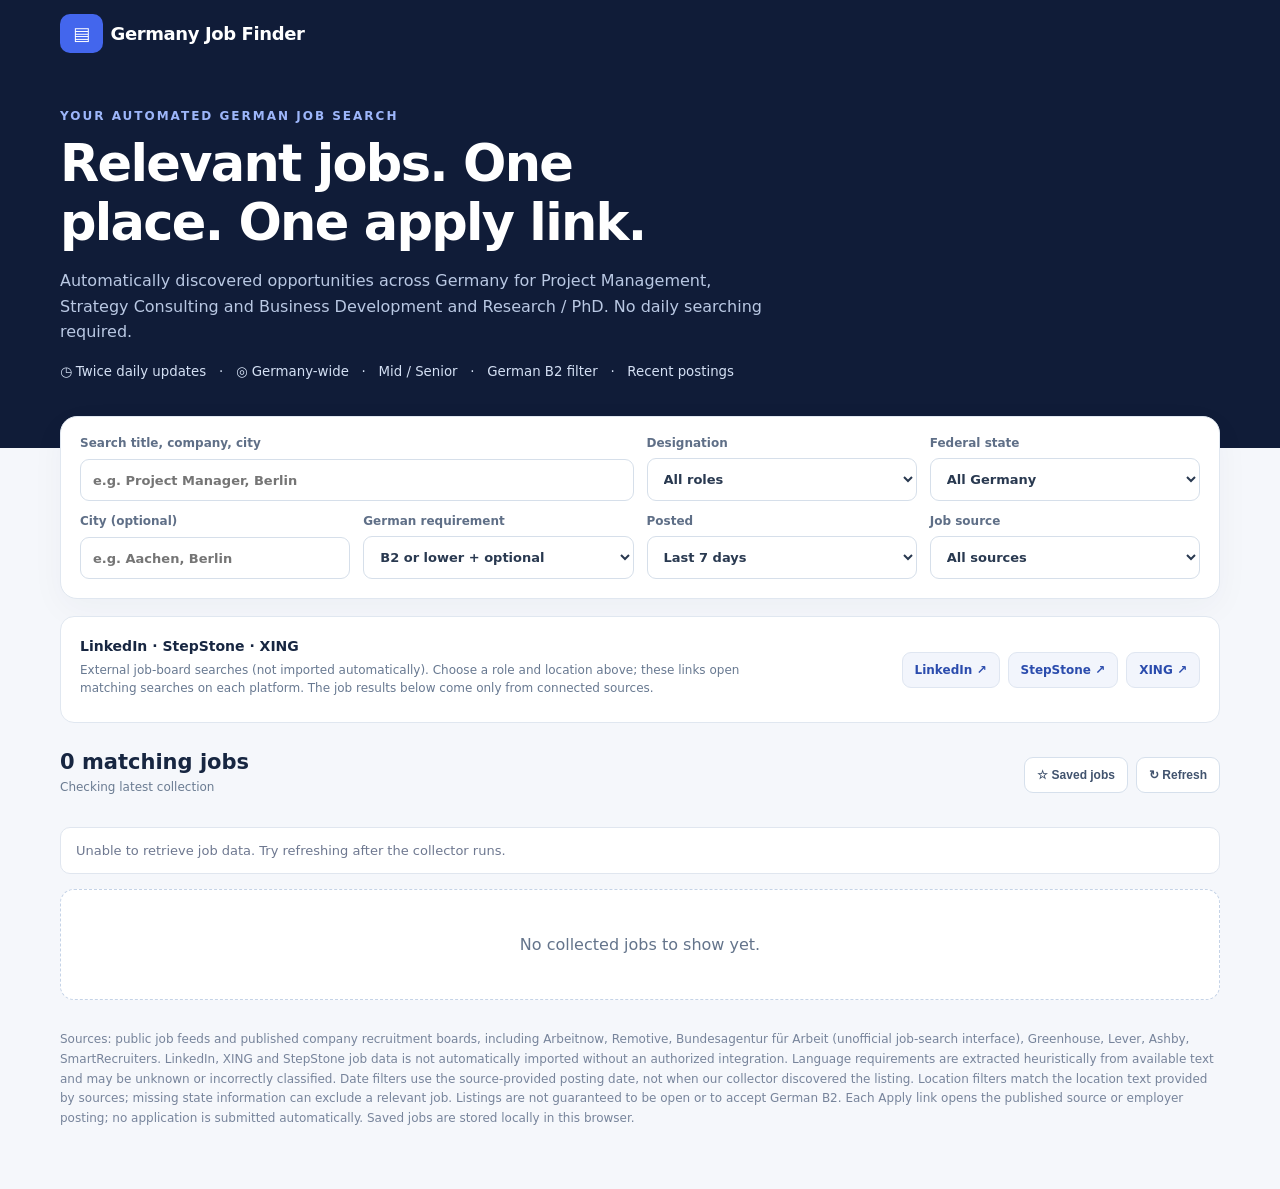
<file: job-finder/index.html>
<!doctype html>
<html lang="en"><head><meta charset="utf-8"><meta name="viewport" content="width=device-width,initial-scale=1"><meta name="theme-color" content="#10213d"><title>Germany Job Finder</title>
<style>
:root{font-family:Inter,system-ui,-apple-system,Segoe UI,sans-serif;color:#172641;background:#f5f7fb}
*{box-sizing:border-box}body{margin:0}header{background:#101c38;color:white;padding:23px max(22px,calc((100vw - 1160px)/2))}.brand{font-size:18px;font-weight:770;letter-spacing:-.4px} .brand i{font-style:normal;background:#4366ed;padding:9px 13px;border-radius:10px;margin-right:8px}
.hero{background:#101c38;color:#fff;padding:42px max(22px,calc((100vw - 1160px)/2)) 68px}h1{font-size:clamp(32px,5vw,51px);letter-spacing:-1.7px;max-width:680px;line-height:1.15;margin:12px 0}.hero p{max-width:720px;color:#b9c8e3;line-height:1.6}.eyebrow{font-size:12px;letter-spacing:2px;font-weight:700;color:#9db6fa;text-transform:uppercase}.hero small{color:#d4e0f4}
main{max-width:1200px;margin:-32px auto 0;padding:0 20px 60px;position:relative}.controls{background:white;border:1px solid #e0e7f0;border-radius:17px;display:grid;grid-template-columns:repeat(4,minmax(0,1fr));gap:13px;padding:19px;box-shadow:0 10px 34px #14274c0a}.controls label:first-child{grid-column:span 2}.controls label{display:grid;gap:8px;color:#5f6f87;font-size:12px;font-weight:700}input,select{border:1px solid #d6dfea;border-radius:9px;min-width:0;width:100%;padding:12px;background:white;color:#293950;font:inherit;font-size:13px}.top{display:flex;justify-content:space-between;gap:12px;align-items:center;flex-wrap:wrap;padding:27px 0 12px}.top h2{margin:0;font-size:21px}.sub{font-size:12px;color:#6b7c92;margin:6px 0}.actions{display:flex;gap:8px;flex-wrap:wrap}button{cursor:pointer;border-radius:9px;border:1px solid #d6e0ec;background:#fff;padding:10px 12px;color:#41536e;font-weight:650;font-size:12px}button.on{background:#e9efff;border-color:#a9bdff;color:#2547cc}.list{display:grid;gap:12px}.job{display:grid;grid-template-columns:1fr auto;gap:17px;background:#fff;border:1px solid #e2e7ef;border-radius:14px;padding:20px}.job:hover{border-color:#b4c5e5}.job h3{font-size:17px;margin:0 0 7px}.co{font-weight:650;font-size:13px;color:#33445d}.tags{display:flex;flex-wrap:wrap;gap:7px;margin:13px 0}.tags span{border-radius:6px;background:#f1f4f9;color:#526681;font-size:11px;padding:6px 8px}.tags .live{background:#e8f6ee;color:#157647}.tags .uncertain{background:#fff1df;color:#96601b}.desc{font-size:12px;color:#697c92;line-height:1.55;margin:9px 0 0;max-width:860px}.aside{display:flex;flex-direction:column;justify-content:space-between;align-items:flex-end;gap:15px}.score{font-size:12px;font-weight:750;color:#187d55;background:#ecf8f0;padding:8px 10px;border-radius:7px}.buttons{display:flex;align-items:center;gap:7px}.apply{display:inline-flex;padding:11px 18px;background:#2c4cdd;color:#fff;border-radius:9px;font-size:13px;font-weight:750;text-decoration:none;white-space:nowrap}.apply:hover{background:#193abf}.blank{padding:45px 22px;text-align:center;background:#fff;border-radius:14px;color:#64748b;border:1px dashed #c5d3e7}.message{margin:15px 0;background:#fff;border-radius:10px;border:1px solid #e0e6ef;color:#6e7890;padding:15px;font-size:13px}.foot{font-size:12px;color:#77849b;line-height:1.65;margin-top:30px}#more{display:block;margin:20px auto}#more[hidden],#message[hidden]{display:none}
.boards{margin-top:17px;background:#fff;border:1px solid #e0e7f0;border-radius:14px;padding:19px;display:flex;align-items:center;justify-content:space-between;flex-wrap:wrap;gap:14px}.boards strong{font-size:14px}.boards p{font-size:12px;color:#687991;line-height:1.5;margin:6px 0;max-width:700px}.boardlinks{display:flex;flex-wrap:wrap;gap:8px}.boardlinks a{text-decoration:none;font-size:12px;font-weight:700;background:#f2f5fc;border:1px solid #dfe6f1;color:#2b4cad;padding:10px 12px;border-radius:9px}.boardlinks a:hover{background:#e9efff}
@media(max-width:700px){.controls{grid-template-columns:1fr}.controls label:first-child{grid-column:span 1}.job{grid-template-columns:1fr}.aside{flex-direction:row;align-items:center}.hero{padding-top:27px}.top{align-items:flex-start}.buttons{flex-wrap:wrap}.score{white-space:nowrap}}
</style></head>
<body><header><div class="brand"><i>▤</i>Germany Job Finder</div></header>
<section class="hero"><div class="eyebrow">Your automated German job search</div><h1>Relevant jobs. One place. One apply link.</h1><p>Automatically discovered opportunities across Germany for Project Management, Strategy Consulting and Business Development and Research / PhD. No daily searching required.</p><small>◷ Twice daily updates &nbsp; · &nbsp; ◎ Germany-wide &nbsp; · &nbsp; Mid / Senior &nbsp; · &nbsp; German B2 filter &nbsp; · &nbsp; Recent postings</small></section>
<main><div class="controls"><label>Search title, company, city<input id="q" placeholder="e.g. Project Manager, Berlin"></label><label>Designation<select id="role"><option value="">All roles</option><option>Project Manager</option><option>Strategy Consultant</option><option>Business Development</option><option>Research / PhD</option></select></label><label>Federal state<select id="state"><option value="">All Germany</option><option value="Baden-Württemberg">Baden-Württemberg</option><option value="Bavaria">Bavaria (Bayern)</option><option value="Berlin">Berlin</option><option value="Brandenburg">Brandenburg</option><option value="Bremen">Bremen</option><option value="Hamburg">Hamburg</option><option value="Hesse">Hesse (Hessen)</option><option value="Lower Saxony">Lower Saxony (Niedersachsen)</option><option value="Mecklenburg-Vorpommern">Mecklenburg-Vorpommern</option><option value="North Rhine-Westphalia">North Rhine-Westphalia (NRW)</option><option value="Rhineland-Palatinate">Rhineland-Palatinate</option><option value="Saarland">Saarland</option><option value="Saxony">Saxony (Sachsen)</option><option value="Saxony-Anhalt">Saxony-Anhalt</option><option value="Schleswig-Holstein">Schleswig-Holstein</option><option value="Thuringia">Thuringia (Thüringen)</option></select></label><label>City (optional)<input id="city" placeholder="e.g. Aachen, Berlin" autocomplete="off"></label><label>German requirement<select id="german"><option value="all">All levels</option><option value="b2" selected>B2 or lower + optional</option><option value="plus">German is a plus / optional</option><option value="none">No German required</option><option value="not_stated">Not specified</option><option value="a1">A1 required</option><option value="a2">A2 required</option><option value="b1">B1 required</option><option value="b2exact">B2 required</option><option value="c1">C1 required</option><option value="c2">C2 required</option><option value="fluent">Fluent / native</option><option value="required_unspecified">Required, level unstated</option></select></label><label>Posted<select id="posted"><option value="all">Any date</option><option value="today">Posted today</option><option value="week" selected>Last 7 days</option><option value="month">Last 30 days</option><option value="undated">Date not provided</option></select></label><label>Job source<select id="source"><option value="">All sources</option></select></label></div>
<section class="boards"><div><strong>LinkedIn · StepStone · XING</strong><p>External job-board searches (not imported automatically). Choose a role and location above; these links open matching searches on each platform. The job results below come only from connected sources.</p></div><div class="boardlinks"><a id="link-linkedin" href="https://www.linkedin.com/jobs/" target="_blank" rel="noopener noreferrer">LinkedIn ↗</a><a id="link-stepstone" href="https://www.stepstone.de/jobs/" target="_blank" rel="noopener noreferrer">StepStone ↗</a><a id="link-xing" href="https://www.xing.com/jobs" target="_blank" rel="noopener noreferrer">XING ↗</a></div></section>
<div class="top"><div><h2 id="counter">Loading jobs…</h2><p class="sub" id="last">Checking latest collection</p></div><div class="actions"><button id="saved">☆ Saved jobs</button><button id="refresh">↻ Refresh</button></div></div><div id="message" class="message" hidden></div><div id="list" class="list"></div><button id="more" hidden>Show more</button>
<div class="foot">Sources: public job feeds and published company recruitment boards, including Arbeitnow, Remotive, Bundesagentur für Arbeit (unofficial job-search interface), Greenhouse, Lever, Ashby, SmartRecruiters. LinkedIn, XING and StepStone job data is not automatically imported without an authorized integration. Language requirements are extracted heuristically from available text and may be unknown or incorrectly classified. Date filters use the source-provided posting date, not when our collector discovered the listing. Location filters match the location text provided by sources; missing state information can exclude a relevant job. Listings are not guaranteed to be open or to accept German B2. Each Apply link opens the published source or employer posting; no application is submitted automatically. Saved jobs are stored locally in this browser.</div></main>
<script>
const U='https://raw.githubusercontent.com/sachinlaad1990-lab/my-b2-german-trainer/main/job-finder/jobs.json';
const el=id=>document.getElementById(id);let jobs=[],limit=30,onlySaved=false,marks={};
try{marks=JSON.parse(localStorage.getItem('job-finder-saves')||'{}')}catch{}
function n(tag,value,cls){const x=document.createElement(tag);if(value!=null)x.textContent=String(value);if(cls)x.className=cls;return x}
function link(s){try{const u=new URL(s);return ['http:','https:'].includes(u.protocol)?u.href:null}catch{return null}}

const STATES={
"Baden-Württemberg":/baden[\s_-]*w[uü]rttemberg/i,
"Bavaria":/bayern|bavaria/i,
"Berlin":/\bberlin\b/i,
"Brandenburg":/brandenburg/i,
"Bremen":/\bbremen\b/i,
"Hamburg":/\bhamburg\b/i,
"Hesse":/hessen|\bhesse\b/i,
"Lower Saxony":/niedersachsen|lower[\s_-]*saxony/i,
"Mecklenburg-Vorpommern":/mecklenburg[\s_-]*vorpommern/i,
"North Rhine-Westphalia":/nordrhein[\s_-]*westfalen|north[\s_-]*rhine[\s_-]*westphalia|\bnrw\b/i,
"Rhineland-Palatinate":/rheinland[\s_-]*pfalz|rhineland[\s_-]*palatinate/i,
"Saarland":/\bsaarland\b/i,
"Saxony":/sachsen|\bsaxony\b/i,
"Saxony-Anhalt":/sachsen[\s_-]*anhalt|saxony[\s_-]*anhalt/i,
"Schleswig-Holstein":/schleswig[\s_-]*holstein/i,
"Thuringia":/th[uü]ringen|thuringia/i};
const NORM = str=>String(str||"").toLowerCase().normalize("NFD").replace(/[\u0300-\u036f]/g,"").replace(/ß/g,"ss").replace(/[_-]/g," ");
function locationMatch(j){
 const raw=j.location||"", state=el("state").value,city=NORM(el("city").value.trim());
 if(state && !(STATES[state]&&STATES[state].test(raw)))return false;
 if(city&&!NORM(raw).includes(city))return false;
 return true;
}
function slug(str){return NORM(str).trim().replace(/[^a-z0-9]+/g,"-").replace(/^-|-$/g,"")}
function boardLinks(){
 const role=el("role").value||"Project Manager";
 const city=el("city").value.trim(), state=el("state").value;
 const where=city||state||"Germany";
 const posted=el("posted").value; const w={today:"r86400",week:"r604800",month:"r2592000"}[posted];
 const li=new URL("https://www.linkedin.com/jobs/search/");
 li.searchParams.set("keywords",role);li.searchParams.set("location",where==="Germany"?"Germany":where+", Germany");
 if(w)li.searchParams.set("f_TPR",w);
 el("link-linkedin").href=li.href;
 const ssRole={"Project Manager":"project-manager","Strategy Consultant":"strategy-consultant","Business Development":"business-development","Research / PhD":"phd"}[role]||"project-manager";
 const ssLocation=city?slug(city):state?slug(state):"deutschland";
 el("link-stepstone").href="https://www.stepstone.de/jobs/"+ssRole+"/in-"+ssLocation;
 const xi=new URL("https://www.xing.com/jobs/search");
 xi.searchParams.set("keywords",role);if(where!=="Germany")xi.searchParams.set("location",where);
 el("link-xing").href=xi.href;
}

function show(){boardLinks();const q=el('q').value.toLowerCase().trim(),role=el('role').value,src=el('source').value,german=el('german').value,posted=el('posted').value;
const germanMatch=j=>{let c=j.german_category||"not_stated"; if(german==="all")return true;if(german==="b2")return ["a1","a2","b1","b2","plus","none","alternative"].includes(c);if(german==="b2exact")return c==="b2";return c===german};
const dateMatch=j=>{if(posted==="all")return true;if(posted==="undated")return !j.posted;if(!/^\d{4}-\d{2}-\d{2}$/.test(j.posted||""))return false;const day=Date.parse(j.posted+"T00:00:00Z");if(!Number.isFinite(day))return false;const ageDays=Math.floor(Date.now()/86400000)-Math.floor(day/86400000);return ageDays>=0&&ageDays<({today:1,week:7,month:30}[posted]||7)};
const items=jobs.filter(j=>(!q||[j.title,j.company,j.location,j.summary].some(x=>String(x||'').toLowerCase().includes(q)))&&(!role||j.role===role)&&(!src||j.source===src)&&locationMatch(j)&&germanMatch(j)&&dateMatch(j)&&(!onlySaved||marks[j.id]));
el('counter').textContent=items.length.toLocaleString()+' matching jobs';el('list').replaceChildren();
if(!items.length){let d=n('div',jobs.length?'No jobs match these filters. Try all dates or include unspecified German requirements.':'No collected jobs to show yet.','blank');el('list').append(d)}
for(const j of items.slice(0,limit)){const card=n('article',null,'job'),left=n('div'),aside=n('div',null,'aside');left.append(n('h3',j.title),n('div',j.company,'co'));const tags=n('div',null,'tags');
for(const v of [j.location,j.role,j.source,j.experience,j.german_level?"German: "+j.german_level:"German level: not assessed",j.posted?"Posted: "+j.posted:"Posting date: unknown"])if(v)tags.append(n('span',v));tags.append(n('span',j.verification||'Observed in feed',String(j.verification||'').startsWith('Not seen')?'uncertain':'live'));left.append(tags);
if(j.summary)left.append(n('p',j.summary.slice(0,290),'desc'));aside.append(n('span',(j.score||0)+' relevance','score'));const buttons=n('div',null,'buttons');const save=n('button',marks[j.id]?'★ Saved':'☆ Save');save.onclick=()=>{marks[j.id]=!marks[j.id];localStorage.setItem('job-finder-saves',JSON.stringify(marks));show()};const a=n('a','Apply ↗','apply');a.target='_blank';a.rel='noopener noreferrer';a.href=link(j.url)||'#';buttons.append(save,a);aside.append(buttons);card.append(left,aside);el('list').append(card)}
el('more').hidden=items.length<=limit;el('more').textContent='Show more ('+(items.length-limit)+' remaining)'}
function msg(s){el('message').hidden=!s;el('message').textContent=s}
async function load(){try{let r=await fetch(U+'?t='+Date.now(),{cache:'no-store'});if(!r.ok)r=await fetch('./jobs.json?t='+Date.now(),{cache:'no-store'});if(!r.ok)throw Error('No data');let d=await r.json();jobs=(d.jobs||[]).filter(j=>j&&j.id&&j.title&&link(j.url));let s=el('source').value;el('source').replaceChildren(new Option('All sources',''),...[...new Set(jobs.map(j=>j.source))].sort().map(x=>new Option(x,x)));el('source').value=s;el('last').textContent=d.updated_at?'Last collected: '+new Date(d.updated_at).toLocaleString('en-GB',{dateStyle:'medium',timeStyle:'short'}):'Waiting for first cloud collection';const errors=Object.values(d.sources||{}).filter(v=>v.status==='error').length;msg(d.updated_at?(errors?errors+' source(s) temporarily unavailable; other results remain accessible.':''):'The automatic collector has not completed its first run. No sample vacancies are shown.');show()}catch(e){msg('Unable to retrieve job data. Try refreshing after the collector runs.');jobs=[];show()}}
for(const x of ['q','role','source','german','posted','state','city'])el(x).addEventListener(x==='q'?'input':'change',()=>{limit=30;show()});el('saved').onclick=()=>{onlySaved=!onlySaved;el('saved').classList.toggle('on',onlySaved);show()};el('refresh').onclick=load;el('more').onclick=()=>{limit+=30;show()};load();setInterval(load,1800000);
</script></body></html>
</file>
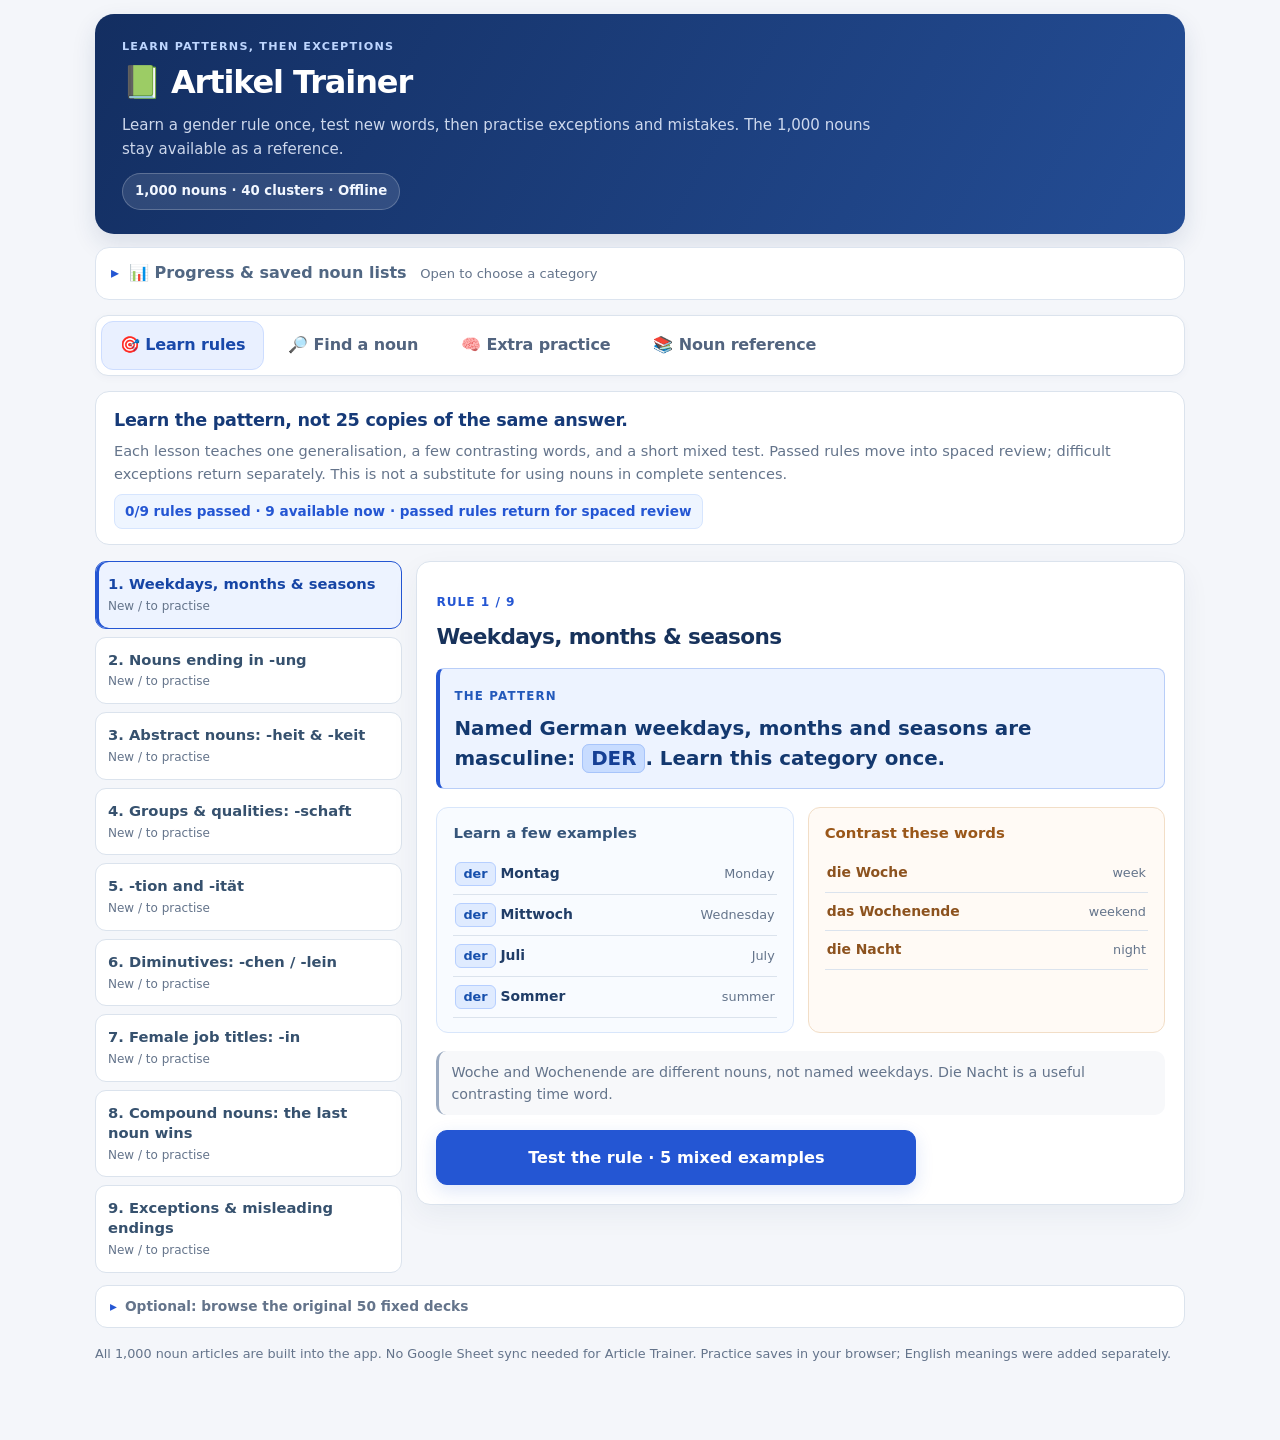
<file: article-trainer.html>
<!doctype html><html lang="en"><head><meta charset="UTF-8"><meta name="viewport" content="width=device-width, initial-scale=1"><title>B2 Artikel Trainer · Version 5.0</title><style>
:root{--ink:#172840;--muted:#64748b;--bg:#f4f7fb;--panel:#fff;--line:#dce4ef;--blue:#2859ab;--rose:#ba437b;--green:#148468;--accent:#315ee8;--accentSoft:#eaf0ff;--radius:16px;}
*{box-sizing:border-box}body{margin:0;font:16px/1.5 system-ui,-apple-system,Segoe UI,Roboto,Arial,sans-serif;background:var(--bg);color:var(--ink)}button,input,select{font:inherit}button{cursor:pointer;border:1px solid var(--line);background:#fff;border-radius:11px;padding:10px 15px;font-weight:650;color:var(--ink);min-height:43px}button:hover:not(:disabled){border-color:#9bb6e2;background:#f7faff}button:disabled{opacity:.5;cursor:not-allowed}button:focus-visible,input:focus-visible,select:focus-visible{outline:3px solid #70a5f3;outline-offset:2px}.primary{background:var(--accent);border-color:var(--accent);color:white}.primary:hover:not(:disabled){background:#244ac5;color:white}.wrap{max-width:1130px;margin:0 auto;padding:16px 20px 60px}.hero{background:linear-gradient(115deg,#163764,#375ae5);color:white;border-radius:22px;padding:24px 28px;display:flex;justify-content:space-between;align-items:start;gap:12px;flex-wrap:wrap;box-shadow:0 8px 25px rgba(35,75,153,.16)}.hero h1{font-size:clamp(1.5rem,3.3vw,2.25rem);margin:3px 0 6px}.hero p{margin:0;opacity:.89;max-width:680px}.eyebrow{font-size:.76rem;letter-spacing:.1em;text-transform:uppercase;font-weight:750;color:#cbdcff}.tag{background:rgba(255,255,255,.18);padding:7px 12px;border:1px solid rgba(255,255,255,.25);border-radius:99px;font-size:.83rem;white-space:nowrap}.stat-grid{display:grid;grid-template-columns:repeat(4,minmax(0,1fr));gap:12px;margin:16px 0}.stat{border:1px solid var(--line);background:var(--panel);border-radius:15px;text-align:left;padding:14px 16px;color:var(--ink)}.stat b{display:block;font-size:1.6rem;letter-spacing:-.03em}.stat span{font-size:.84rem;color:var(--muted)}.stat.active{border:2px solid #315ee8;padding:13px 15px;background:#edf2ff}.tabs{display:flex;gap:9px;flex-wrap:wrap;border-bottom:1px solid var(--line);padding:5px 0 12px;margin:12px 0 20px}.tab{background:#fff;border:1px solid var(--line);border-radius:12px;padding:11px 18px}.tab.active{background:var(--accent);color:white;border-color:var(--accent)}.tab.active:hover:not(:disabled){background:var(--accent);color:white;border-color:var(--accent)}.panel{background:var(--panel);border:1px solid var(--line);border-radius:17px;padding:22px;margin:12px 0;box-shadow:0 3px 12px rgba(34,58,102,.035)}.layout{display:grid;grid-template-columns:minmax(0,1fr) 300px;gap:18px;align-items:start}.sidebar{background:#fff;border:1px solid var(--line);padding:18px;border-radius:17px}.sidebar h3{margin:0 0 12px}.sidebar p{font-size:.9rem;color:var(--muted);margin:8px 0}.rul{background:#fff8e7;border:1px solid #ebd8aa;color:#69470c;padding:14px;border-radius:12px}.rul b{display:block}.rul p{margin:7px 0 0}.flex{display:flex;flex-wrap:wrap;gap:10px;align-items:center}.grow{flex:1}.space{justify-content:space-between}.small{color:var(--muted);font-size:.89rem}.title{font-size:1.26rem;margin:0 0 12px}.entry{border:1px solid var(--line);border-radius:13px;padding:16px;background:#fff}.entry+.entry{margin-top:10px}.entry h3{margin:4px 0;font-size:1.2rem}.count{font-size:.79rem;color:var(--muted)}.article{border-radius:8px;font-size:1.06rem;padding:4px 10px;font-weight:850;white-space:nowrap;display:inline-block}.der{color:#214f9d;background:#e2eeff}.die{color:#a72d69;background:#ffe4ef}.das{color:#0b735a;background:#dbf8ee}.article.hidden-a{color:var(--muted);background:#f0f3f7;letter-spacing:.06em}.choice-row{display:flex;flex-wrap:wrap;gap:10px;margin:15px 0}.choice-row button{min-width:110px;font-size:1.08rem}.choice-row .der{border-color:#92b4ed}.choice-row .die{border-color:#ecacc8}.choice-row .das{border-color:#82d5b7}.choice-row .correct{outline:3px solid #56ad83}.choice-row .wrong{outline:3px solid #e48e93}.feedback{border-radius:12px;padding:12px 14px;margin:10px 0;font-weight:650}.feedback.good{background:#e5f9ed;color:#125c37}.feedback.bad{background:#fff0ed;color:#823129}.word{font-size:clamp(2rem,4vw,3.25rem);font-weight:800;text-align:center;margin:18px 0;word-break:break-word}.answer{font-size:1.04rem;color:var(--muted);text-align:center;min-height:25px}.card{background:linear-gradient(140deg,#fff,#f5f8ff);border:1px solid var(--line);padding:28px 20px;border-radius:16px}.field{display:grid;gap:6px;margin:13px 0}.field label{font-size:.86rem;font-weight:750}.field input,.field select{border-radius:11px;border:1px solid #cfd9e5;min-height:44px;background:#fff;padding:9px 12px;max-width:100%}.search{font-size:1.12rem;width:100%}.lookup-results{max-height:340px;overflow-y:auto;display:grid;gap:7px;margin-top:12px}.lookup-result{padding:11px 12px;width:100%;text-align:left;display:flex;justify-content:space-between;gap:10px}.lookup-result .label{text-overflow:ellipsis;overflow:hidden;white-space:nowrap}.lookup-preview{margin-top:15px}.cluster-grid{display:grid;grid-template-columns:repeat(3,minmax(0,1fr));gap:10px}.cluster{padding:12px;border:1px solid var(--line);border-radius:12px;text-align:left;background:#fff}.cluster.active{border:2px solid var(--accent);padding:11px;background:#edf2ff}.cluster b{display:block}.cluster small{color:var(--muted)}.wordlist{display:grid;grid-template-columns:repeat(2,minmax(0,1fr));gap:9px}.wordrow{padding:12px 13px;border:1px solid var(--line);border-radius:12px;display:flex;align-items:center;gap:9px;justify-content:space-between}.wordrow .text{min-width:0;overflow-wrap:anywhere}.wordrow button{padding:6px 9px;font-size:.8rem;min-height:31px}.wordrow .article{font-size:.95rem}.muted{color:var(--muted)}.status{display:inline-block;font-size:.77rem;color:#5a6580;background:#edf0f7;border-radius:99px;padding:4px 9px}.foot{font-size:.8rem;color:var(--muted);margin:16px 0}.counter{font-weight:800;color:var(--accent)}.hl{color:#315ee8}.pattern-grid{display:grid;gap:9px}.pattern{border:1px solid var(--line);padding:12px;border-radius:10px}.pattern strong{color:#274b94}.empty{background:#f8fafc;color:var(--muted);padding:20px;border:1px dashed var(--line);border-radius:11px}.hidden{display:none!important}.view{display:none}.view.active{display:block}#quickFeedback{min-height:42px}#qFeedback{min-height:45px}.divider{border-top:1px solid var(--line);margin:18px 0}.footer-nav{display:flex;flex-wrap:wrap;gap:8px;margin-top:15px}.footer-nav button{flex:1}
@media(max-width:840px){.layout{grid-template-columns:1fr}.cluster-grid{grid-template-columns:repeat(2,minmax(0,1fr))}.sidebar{order:2}}
@media(max-width:600px){.wrap{padding:12px 12px 35px}.hero{padding:18px}.stat-grid{grid-template-columns:repeat(2,minmax(0,1fr));gap:8px}.tabs{display:grid;grid-template-columns:repeat(3,1fr);gap:5px}.tab{font-size:.83rem;padding:9px 5px;min-height:46px}.panel{padding:14px}.cluster-grid{grid-template-columns:1fr}.wordlist{grid-template-columns:1fr}.choice-row button{flex:1;min-width:70px}.footer-nav button{min-width:125px}.word{margin:9px 0}}
@media(prefers-reduced-motion:reduce){*{scroll-behavior:auto!important}}
</style><style>
.article-deck-bar{display:flex;align-items:center;gap:10px;flex-wrap:wrap;padding:14px 18px;margin:13px 0 18px;border:1px solid #d5e1ef;background:#f0f6ff;border-radius:15px}
.article-deck-bar select{min-width:250px;max-width:100%;flex:1}
.article-deck-bar label{font-weight:800;color:#173e73}
.article-deck-bar button{min-height:42px}
.article-deck-bar span{font-size:.84rem;color:#34506c;font-weight:650}
.article-memory{margin-top:7px;padding:8px;border-radius:9px;background:#f0f6ff;font-size:.9rem;max-width:580px}
.article-memory summary{cursor:pointer;font-weight:700}
.article-memory p{margin:7px 0;line-height:1.5}
@media(max-width:680px){.article-deck-bar select{min-width:100%}.article-deck-bar button{flex:1}}
</style><link rel="stylesheet" href="swipe-navigation-v44.css?v=4.4.0"><link rel="stylesheet" href="article-pro-visual-v50.css?v=5.0.0"><style>
.article-focus-stats{margin:10px 0 15px;border:1px solid #dce4ef;border-radius:14px;background:var(--panel)}
.article-focus-stats>summary{list-style:none;cursor:pointer;font-weight:750;padding:13px 15px;user-select:none}
.article-focus-stats>summary::-webkit-details-marker{display:none}
.article-focus-stats>summary::before{content:"▸";margin-right:10px;color:var(--blue)}
.article-focus-stats[open]>summary::before{content:"▾"}
.article-focus-stats>summary span{font-size:.82rem;font-weight:450;color:var(--muted);margin-left:8px}
.article-focus-stats .stat-grid{margin:0;padding:0 12px 12px}
.article-focus-stats .stat{min-height:85px}
@media(max-width:680px){.article-focus-stats>summary span{display:block;margin:3px 0 0 25px}}
</style>
<style>
.article-deck-details{margin:12px 0;border:1px solid var(--line);border-radius:12px;background:var(--panel)}
.article-deck-details>summary{list-style:none;cursor:pointer;font-weight:650;padding:10px 14px;color:var(--muted)}
.article-deck-details>summary::before{content:'▸';margin-right:8px;color:var(--accent)}
.article-deck-details[open]>summary::before{content:'▾'}
.article-deck-details .article-deck-bar{margin:0;border:0;border-top:1px solid var(--line);border-radius:0}
.rule-first-intro{padding:15px 18px;border:1px solid var(--line);border-radius:14px;background:var(--panel);margin-bottom:16px}
.rule-first-intro p{margin:6px 0 8px;color:var(--muted);font-size:.91rem}
.rule-first-meta{font-size:.85rem;font-weight:700;color:var(--blue)}
.rule-first-layout{display:grid;grid-template-columns:minmax(200px,.8fr) minmax(0,2fr);gap:14px;align-items:start}
.rule-first-topics{display:grid;gap:8px}
.rule-topic{padding:12px;text-align:left;background:var(--panel);border:1px solid var(--line);border-radius:11px;color:var(--ink);font:inherit}
.rule-topic strong{display:block;font-size:.92rem}
.rule-topic span{display:block;margin-top:3px;color:var(--muted);font-size:.75rem}
.rule-topic.chosen{background:var(--accentSoft);border-color:var(--blue)}
.rule-first-workspace{min-width:0}
.rule-unit{padding:19px;background:var(--panel);border:1px solid var(--line);border-radius:14px}
.rule-kicker{font-size:.76rem;letter-spacing:.08em;font-weight:800;color:var(--blue);text-transform:uppercase}
.rule-unit h2{margin:8px 0 15px;font-size:1.35rem}
.rule-core{padding:14px;border-left:4px solid var(--blue);background:var(--accentSoft);border-radius:8px}
.rule-core p{margin:6px 0 0}
.rule-two{display:grid;grid-template-columns:1fr 1fr;gap:14px;margin:18px 0}
.rule-two h3{font-size:.93rem;margin:0 0 9px}
.rule-example{display:flex;align-items:baseline;justify-content:space-between;flex-wrap:wrap;gap:5px;border-bottom:1px solid var(--line);padding:8px 2px;font-size:.87rem}
.rule-example span{font-size:.8rem;color:var(--muted)}
.rule-why{color:var(--muted);font-size:.89rem}
.rule-prompt{text-align:center;color:var(--muted)}
.rule-target{text-align:center;font-size:2rem!important;margin:16px 0 2px!important}
.rule-meaning{text-align:center;color:var(--muted)}
.rule-answers{display:flex;gap:10px;justify-content:center;margin:18px 0}
.rule-answers button{flex:1;max-width:160px;padding:15px;font-size:1.12rem}
.rule-answers .correct{border-color:var(--green);background:#e4f8ee}
.rule-answers .wrong{border-color:var(--rose);background:#ffeaf2}
.rule-feedback{font-weight:750;margin:15px 0 6px}
.rule-result{font-size:2rem;font-weight:800;color:var(--blue)}
.rule-actions{display:flex;gap:9px;flex-wrap:wrap}
.rule-errors{padding:12px;background:var(--accentSoft);border-radius:10px;margin:12px 0}
.rule-errors div{margin-top:7px}
@media(max-width:760px){.rule-first-layout{grid-template-columns:1fr}.rule-first-topics{display:flex;overflow-x:auto;scroll-snap-type:x mandatory}.rule-topic{min-width:195px;scroll-snap-align:start}.rule-two{grid-template-columns:1fr}.rule-unit{padding:14px}.rule-first-intro{padding:12px}.rule-first-meta{font-size:.78rem}}
</style><style>.rule-article-mark{background:#c8dcff;border:1px solid #a7c4fa;color:#153f95;border-radius:7px;padding:2px 8px;font-weight:900;white-space:nowrap}.rule-article-token{display:inline-block;border-radius:6px;padding:1px 7px;font-weight:900;font-size:.83rem;border:1px solid transparent}.rule-article-token.der{background:#dfebff;border-color:#b6cfff;color:#1750ad}.rule-article-token.die{background:#ffe3ef;border-color:#f5c0d8;color:#ad276a}.rule-article-token.das{background:#e3f6e9;border-color:#b5ddc7;color:#166d4e}</style></head><body>
<main class="wrap"><header class="hero"><div><div class="eyebrow">Learn patterns, then exceptions</div><h1>📗 Artikel Trainer</h1><p>Learn a gender rule once, test new words, then practise exceptions and mistakes. The 1,000 nouns stay available as a reference.</p></div><div class="tag">1,000 nouns · 40 clusters · Offline</div></header>
<details class="article-focus-stats"><summary>📊 Progress & saved noun lists <span>Open to choose a category</span></summary><div class="stat-grid" aria-label="Article trainer statistics"><button class="stat" id="sAllBtn"><b id="sAll">1,000</b><span>All nouns</span></button><button class="stat" id="sLearnedBtn"><b id="sLearned">0</b><span>Learned (3 days)</span></button><button class="stat" id="sPracticeBtn"><b id="sPractice">0</b><span>Need practice</span></button><button class="stat" id="sSavedBtn"><b id="sSaved">0</b><span>Bookmarked</span></button></div></details>
<nav class="tabs" aria-label="Article trainer modes">
<button class="tab active" data-target="rules">🎯 Learn rules</button>
<button class="tab" data-target="lookup">🔎 Find a noun</button>
<button class="tab" data-target="quiz">🧠 Extra practice</button>
<button class="tab" data-target="browse">📚 Noun reference</button>
</nav>
<section id="rules" class="view active">
  <div class="rule-first-intro"><strong>Learn the pattern, not 25 copies of the same answer.</strong>
    <p>Each lesson teaches one generalisation, a few contrasting words, and a short mixed test. Passed rules move into spaced review; difficult exceptions return separately. This is not a substitute for using nouns in complete sentences.</p>
    <div class="rule-first-meta" id="ruleProgress">Preparing lessons…</div>
  </div>
  <div class="rule-first-layout">
    <aside class="rule-first-topics" id="ruleTopics" aria-label="Article grammar rules"></aside>
    <div class="rule-first-workspace" id="ruleWorkspace" aria-live="polite"></div>
  </div>
</section>
<section id="lookup" class="view"><div class="layout"><div class="panel"><h2 class="title">Find the correct article</h2><p class="small">Type a noun without its article, choose a match, then reveal der/die/das. The trainer never guesses words missing from the PDF.</p><div class="field"><label for="lookupInput">German noun</label><input class="search" id="lookupInput" type="search" placeholder="e.g. Bewerbung, Termin, Vertrag" spellcheck="false" autocomplete="off"></div><div class="lookup-results" id="lookupResults"></div><div class="lookup-preview" id="lookupPreview"></div></div><aside class="sidebar"><h3>🧠 Why this article?</h3><p>Suffix, compound and category patterns can help, but no shortcut works for every word. Every answer comes from the supplied PDF.</p><div class="pattern-grid" id="patterns"></div><p>The PDF provides nominative singular articles; English meanings and memory tips are additional study content. Plurals are not guessed.</p></aside></div></section>
<details class="article-deck-details"><summary>Optional: browse the original 50 fixed decks</summary><div class="article-deck-bar"><label for="articleDeckSelect">📚 Fixed article deck</label><button id="articlePrevDeck" type="button">← Previous</button><select id="articleDeckSelect" aria-label="Choose your article deck"></select><button id="articleNextDeck" type="button">Next →</button><span id="articleDeckProgress" aria-live="polite"></span></div></details><section id="quiz" class="view"><div class="layout"><div class="panel"><div class="flex space"><h2 class="title">Choose der, die or das</h2><span class="counter" id="quizTopStatus">Start a round</span></div><div class="flex" style="margin-bottom:12px"><div class="field grow"><label for="clusterChoice">Question set</label><select id="clusterChoice"><option value="all">All 1,000 nouns</option><option value="deck" selected>Current deck · 20 fixed nouns</option><option value="due">Due for review</option><option value="difficult">Need practice</option><option value="saved">Bookmarked nouns</option></select></div><div class="field"><label for="roundSize">Round size</label><select id="roundSize"><option value="5">5 nouns</option><option value="10">10 nouns</option><option value="20" selected>20 nouns</option></select></div><button class="primary" id="start">Start new round</button></div><div id="quizCard" class="empty">Choose a question set and click Start new round.</div></div><aside class="sidebar"><h3>How the review works</h3><p>Correct answers are reviewed on a spaced schedule. A noun is marked learned only after successful answers on 3 different days.</p><p>Wrong answers go to <strong>Need practice</strong> and become due again after 10 minutes.</p><div class="rul"><b>Try this memory routine</b><p>Say the full article+noun aloud, then make a short German sentence.</p></div></aside></div></section>
<section id="browse" class="view"><div class="panel"><div class="flex space"><h2 class="title">Browse all 40 clusters</h2><span class="counter" id="browseCount">1,000 nouns</span></div><div class="flex"><div class="field grow"><label for="browseCluster">Cluster</label><select id="browseCluster"><option value="all">All clusters</option><option value="deck">Current fixed deck</option></select></div><div class="field"><label for="browseFilter">Show</label><select id="browseFilter"><option value="all">All nouns</option><option value="saved">Bookmarks</option><option value="practice">Need practice</option><option value="learned">Learned</option><option value="new">Not practiced</option></select></div><div class="field grow"><label for="browseSearch">Search noun</label><input id="browseSearch" type="search" placeholder="Find in list"></div></div><div class="footer-nav"><button id="revealAll" type="button">Reveal all articles</button></div><div class="wordlist" id="browseRows" style="margin-top:14px"></div></div></section>
<p class="foot">All 1,000 noun articles are built into the app. No Google Sheet sync needed for Article Trainer. Practice saves in your browser; English meanings were added separately.</p></main>
<script>window.ARTICLE_DATA={"source":"B2_Beruf_1000_Nouns_Article_Clusters(1).pdf","description":"Source supplies nominative singular articles only; no plural/English translations","clusters":[{"id":1,"name":"Days, months and seasons","description":"Specific day, month and season names are masculine. Other time words need their own article."},{"id":2,"name":"Time and schedules","description":"Parts of the day are usually masculine, but die Nacht. Do not extend the rule to every time word."},{"id":3,"name":"Directions and weather","description":"The four cardinal directions are masculine. Weather words have mixed genders."},{"id":4,"name":"Feminine -ung","description":"The noun-forming suffix -ung gives die. The letters alone are not enough: der Sprung is not formed with this suffix."},{"id":5,"name":"Feminine -heit and -keit","description":"Nouns formed with -heit or -keit take die. These are particularly useful for describing work and people."},{"id":6,"name":"Feminine -schaft, -ei and -ität","description":"These noun-forming suffixes reliably give die. Do not confuse genuine suffixes with accidental final letters."},{"id":7,"name":"Feminine -ion and -ik","description":"-ion is a reliable noun-forming suffix. -ik is often feminine; der Blick and das Mosaik show why spelling alone is not a rule."},{"id":8,"name":"Masculine person suffixes","description":"Male person nouns in -er, -ant, -ent and -ist are masculine. The pattern does not apply to every object ending in -er."},{"id":9,"name":"Female job titles","description":"Female person nouns with the suffix -in take die. Plural -innen: die Mitarbeiterin, die Mitarbeiterinnen."},{"id":10,"name":"Neuter noun patterns","description":"-chen, -lein and nominalized infinitives take das. Loanword suffixes -ment and -um are useful patterns; do not apply them to every matching spelling."},{"id":11,"name":"Mixed endings and exceptions","description":"Memorise these contrast sets. -e is often die; -er and -nis do not determine one gender."},{"id":12,"name":"Applications and recruitment","description":"Compound nouns take the gender of the final noun: das Gespräch gives das Vorstellungsgespräch."},{"id":13,"name":"Contracts and employment","description":"Follow the last noun: der Vertrag, die Zeit, das Verhältnis. Pair the noun with a typical action."},{"id":14,"name":"Pay and money","description":"Money is not one gender cluster: das Gehalt, der Lohn, die Vergütung must be learnt separately."},{"id":15,"name":"Working hours and leave","description":"Time compounds follow the final noun: die Zeit, die Pause, der Urlaub, der Plan."},{"id":16,"name":"Office and equipment","description":"Learn physical objects with a picture and their article. An office theme does not predict gender."},{"id":17,"name":"Documents and correspondence","description":"Compounds inherit their final noun: der Brief, das Formular, die Nachricht."},{"id":18,"name":"Meetings and communication","description":"Many abstract nouns here have die through -ung or -ion. Learn the remaining short nouns individually."},{"id":19,"name":"Teams and leadership","description":"Role nouns may have male and female forms. Neutral collective nouns keep their own grammatical gender."},{"id":20,"name":"Companies and organisation","description":"Company vocabulary is mixed. Compound endings are more dependable than the topic."},{"id":21,"name":"Projects and planning","description":"The final noun explains Projektplan, Projektziel and Projektphase. Learn useful chunks: ein Ziel erreichen."},{"id":22,"name":"Problems and improvements","description":"-ung and -keit explain many articles. In -nis words, check the article instead of guessing."},{"id":23,"name":"Customers and service","description":"Keep the final noun visible: die Anfrage, das Angebot, der Auftrag."},{"id":24,"name":"Sales and marketing","description":"Borrowed business nouns do not all have the same gender. Learn das Marketing and der Umsatz as complete units."},{"id":25,"name":"Purchasing and logistics","description":"Compound endings help: der Schein, die Nummer, das Lager. Learn the noun with a work action."},{"id":26,"name":"Finance and accounting","description":"Look for -ung, -anz and compound endings, but memorise the short financial nouns separately."},{"id":27,"name":"Production and engineering","description":"Machines and tools have mixed gender. For long compounds start with the final noun."},{"id":28,"name":"Quality, safety and environment","description":"-heit, -ung and -tion are strong anchors. Compounds such as Arbeitsschutz follow der Schutz."},{"id":29,"name":"Computers and digital work","description":"Learn loanwords with their articles. Data vocabulary contains frequent plural forms; here each listed entry is singular."},{"id":30,"name":"Learning and qualifications","description":"Nominalized infinitives take das; other learning nouns need their own gender or a suffix rule."},{"id":31,"name":"Official matters and rights","description":"Many official nouns use -ung or -keit. der Staat and das Amt are useful roots for compounds."},{"id":32,"name":"Health and the body","description":"Body parts are mixed. Learn a picture plus article, and notice -ung in medical processes."},{"id":33,"name":"Housing and household","description":"Household nouns are mixed; long compounds inherit the last noun's gender."},{"id":34,"name":"Transport and travel","description":"No single article covers transport. Use the end of compounds: der Bahnhof, die Haltestelle, das Ticket."},{"id":35,"name":"Food and drinks","description":"Food genders must mostly be learnt individually. Days and months are rules; food categories generally are not."},{"id":36,"name":"People and relationships","description":"Male and female person words often match gender, but das Kind, das Baby and das Mitglied are grammatical exceptions to that shortcut."},{"id":37,"name":"Society and everyday life","description":"Abstract words often reveal their gender through suffixes. There is no universal gender for a topic."},{"id":38,"name":"Quantities and measurements","description":"Memorise article plus unit. Standard German uses das Prozent, der Meter and das Kilogramm."},{"id":39,"name":"Analysis and decisions","description":"-se alone is not a universal rule; these abstract nouns still benefit from family and phrase learning."},{"id":40,"name":"Places, objects and final anchors","description":"Finish with familiar anchors for compounds: der Tisch, das Buch, die Straße. Review article and noun together."}],"nouns":[{"id":1,"article":"der","noun":"Montag","cluster":1},{"id":2,"article":"der","noun":"Dienstag","cluster":1},{"id":3,"article":"der","noun":"Mittwoch","cluster":1},{"id":4,"article":"der","noun":"Donnerstag","cluster":1},{"id":5,"article":"der","noun":"Freitag","cluster":1},{"id":6,"article":"der","noun":"Samstag","cluster":1},{"id":7,"article":"der","noun":"Sonntag","cluster":1},{"id":8,"article":"der","noun":"Januar","cluster":1},{"id":9,"article":"der","noun":"Februar","cluster":1},{"id":10,"article":"der","noun":"März","cluster":1},{"id":11,"article":"der","noun":"April","cluster":1},{"id":12,"article":"der","noun":"Mai","cluster":1},{"id":13,"article":"der","noun":"Juni","cluster":1},{"id":14,"article":"der","noun":"Juli","cluster":1},{"id":15,"article":"der","noun":"August","cluster":1},{"id":16,"article":"der","noun":"September","cluster":1},{"id":17,"article":"der","noun":"Oktober","cluster":1},{"id":18,"article":"der","noun":"November","cluster":1},{"id":19,"article":"der","noun":"Dezember","cluster":1},{"id":20,"article":"der","noun":"Frühling","cluster":1},{"id":21,"article":"der","noun":"Sommer","cluster":1},{"id":22,"article":"der","noun":"Herbst","cluster":1},{"id":23,"article":"der","noun":"Winter","cluster":1},{"id":24,"article":"der","noun":"Wochentag","cluster":1},{"id":25,"article":"der","noun":"Feiertag","cluster":1},{"id":26,"article":"der","noun":"Morgen","cluster":2},{"id":27,"article":"der","noun":"Vormittag","cluster":2},{"id":28,"article":"der","noun":"Mittag","cluster":2},{"id":29,"article":"der","noun":"Nachmittag","cluster":2},{"id":30,"article":"der","noun":"Abend","cluster":2},{"id":31,"article":"die","noun":"Nacht","cluster":2},{"id":32,"article":"der","noun":"Tag","cluster":2},{"id":33,"article":"die","noun":"Woche","cluster":2},{"id":34,"article":"der","noun":"Monat","cluster":2},{"id":35,"article":"das","noun":"Jahr","cluster":2},{"id":36,"article":"die","noun":"Stunde","cluster":2},{"id":37,"article":"die","noun":"Minute","cluster":2},{"id":38,"article":"die","noun":"Sekunde","cluster":2},{"id":39,"article":"der","noun":"Zeitpunkt","cluster":2},{"id":40,"article":"der","noun":"Zeitraum","cluster":2},{"id":41,"article":"die","noun":"Dauer","cluster":2},{"id":42,"article":"die","noun":"Frist","cluster":2},{"id":43,"article":"der","noun":"Termin","cluster":2},{"id":44,"article":"der","noun":"Kalender","cluster":2},{"id":45,"article":"das","noun":"Datum","cluster":2},{"id":46,"article":"die","noun":"Zukunft","cluster":2},{"id":47,"article":"die","noun":"Vergangenheit","cluster":2},{"id":48,"article":"die","noun":"Gegenwart","cluster":2},{"id":49,"article":"das","noun":"Wochenende","cluster":2},{"id":50,"article":"das","noun":"Quartal","cluster":2},{"id":51,"article":"der","noun":"Norden","cluster":3},{"id":52,"article":"der","noun":"Süden","cluster":3},{"id":53,"article":"der","noun":"Osten","cluster":3},{"id":54,"article":"der","noun":"Westen","cluster":3},{"id":55,"article":"der","noun":"Wind","cluster":3},{"id":56,"article":"der","noun":"Regen","cluster":3},{"id":57,"article":"der","noun":"Schnee","cluster":3},{"id":58,"article":"der","noun":"Hagel","cluster":3},{"id":59,"article":"der","noun":"Nebel","cluster":3},{"id":60,"article":"der","noun":"Frost","cluster":3},{"id":61,"article":"der","noun":"Sturm","cluster":3},{"id":62,"article":"der","noun":"Donner","cluster":3},{"id":63,"article":"der","noun":"Blitz","cluster":3},{"id":64,"article":"die","noun":"Sonne","cluster":3},{"id":65,"article":"die","noun":"Wolke","cluster":3},{"id":66,"article":"die","noun":"Hitze","cluster":3},{"id":67,"article":"die","noun":"Kälte","cluster":3},{"id":68,"article":"die","noun":"Temperatur","cluster":3},{"id":69,"article":"die","noun":"Luft","cluster":3},{"id":70,"article":"die","noun":"Feuchtigkeit","cluster":3},{"id":71,"article":"das","noun":"Wetter","cluster":3},{"id":72,"article":"das","noun":"Klima","cluster":3},{"id":73,"article":"das","noun":"Gewitter","cluster":3},{"id":74,"article":"das","noun":"Eis","cluster":3},{"id":75,"article":"der","noun":"Schatten","cluster":3},{"id":76,"article":"die","noun":"Bewerbung","cluster":4},{"id":77,"article":"die","noun":"Ausbildung","cluster":4},{"id":78,"article":"die","noun":"Weiterbildung","cluster":4},{"id":79,"article":"die","noun":"Erfahrung","cluster":4},{"id":80,"article":"die","noun":"Rechnung","cluster":4},{"id":81,"article":"die","noun":"Lieferung","cluster":4},{"id":82,"article":"die","noun":"Bestellung","cluster":4},{"id":83,"article":"die","noun":"Besprechung","cluster":4},{"id":84,"article":"die","noun":"Entscheidung","cluster":4},{"id":85,"article":"die","noun":"Lösung","cluster":4},{"id":86,"article":"die","noun":"Planung","cluster":4},{"id":87,"article":"die","noun":"Entwicklung","cluster":4},{"id":88,"article":"die","noun":"Verbesserung","cluster":4},{"id":89,"article":"die","noun":"Veränderung","cluster":4},{"id":90,"article":"die","noun":"Unterstützung","cluster":4},{"id":91,"article":"die","noun":"Verantwortung","cluster":4},{"id":92,"article":"die","noun":"Voraussetzung","cluster":4},{"id":93,"article":"die","noun":"Vereinbarung","cluster":4},{"id":94,"article":"die","noun":"Kündigung","cluster":4},{"id":95,"article":"die","noun":"Versicherung","cluster":4},{"id":96,"article":"die","noun":"Verwaltung","cluster":4},{"id":97,"article":"die","noun":"Abteilung","cluster":4},{"id":98,"article":"die","noun":"Anforderung","cluster":4},{"id":99,"article":"die","noun":"Empfehlung","cluster":4},{"id":100,"article":"die","noun":"Rückmeldung","cluster":4},{"id":101,"article":"die","noun":"Sicherheit","cluster":5},{"id":102,"article":"die","noun":"Gesundheit","cluster":5},{"id":103,"article":"die","noun":"Krankheit","cluster":5},{"id":104,"article":"die","noun":"Freiheit","cluster":5},{"id":105,"article":"die","noun":"Mehrheit","cluster":5},{"id":106,"article":"die","noun":"Minderheit","cluster":5},{"id":107,"article":"die","noun":"Zufriedenheit","cluster":5},{"id":108,"article":"die","noun":"Unzufriedenheit","cluster":5},{"id":109,"article":"die","noun":"Gelegenheit","cluster":5},{"id":110,"article":"die","noun":"Gewohnheit","cluster":5},{"id":111,"article":"die","noun":"Abwesenheit","cluster":5},{"id":112,"article":"die","noun":"Anwesenheit","cluster":5},{"id":113,"article":"die","noun":"Schwierigkeit","cluster":5},{"id":114,"article":"die","noun":"Möglichkeit","cluster":5},{"id":115,"article":"die","noun":"Fähigkeit","cluster":5},{"id":116,"article":"die","noun":"Tätigkeit","cluster":5},{"id":117,"article":"die","noun":"Zuverlässigkeit","cluster":5},{"id":118,"article":"die","noun":"Pünktlichkeit","cluster":5},{"id":119,"article":"die","noun":"Freundlichkeit","cluster":5},{"id":120,"article":"die","noun":"Höflichkeit","cluster":5},{"id":121,"article":"die","noun":"Selbstständigkeit","cluster":5},{"id":122,"article":"die","noun":"Arbeitslosigkeit","cluster":5},{"id":123,"article":"die","noun":"Nachhaltigkeit","cluster":5},{"id":124,"article":"die","noun":"Geschwindigkeit","cluster":5},{"id":125,"article":"die","noun":"Aufmerksamkeit","cluster":5},{"id":126,"article":"die","noun":"Mannschaft","cluster":6},{"id":127,"article":"die","noun":"Gesellschaft","cluster":6},{"id":128,"article":"die","noun":"Wirtschaft","cluster":6},{"id":129,"article":"die","noun":"Wissenschaft","cluster":6},{"id":130,"article":"die","noun":"Freundschaft","cluster":6},{"id":131,"article":"die","noun":"Partnerschaft","cluster":6},{"id":132,"article":"die","noun":"Mitgliedschaft","cluster":6},{"id":133,"article":"die","noun":"Gewerkschaft","cluster":6},{"id":134,"article":"die","noun":"Belegschaft","cluster":6},{"id":135,"article":"die","noun":"Bereitschaft","cluster":6},{"id":136,"article":"die","noun":"Bäckerei","cluster":6},{"id":137,"article":"die","noun":"Druckerei","cluster":6},{"id":138,"article":"die","noun":"Metzgerei","cluster":6},{"id":139,"article":"die","noun":"Schreinerei","cluster":6},{"id":140,"article":"die","noun":"Wäscherei","cluster":6},{"id":141,"article":"die","noun":"Bücherei","cluster":6},{"id":142,"article":"die","noun":"Datei","cluster":6},{"id":143,"article":"die","noun":"Partei","cluster":6},{"id":144,"article":"die","noun":"Qualität","cluster":6},{"id":145,"article":"die","noun":"Quantität","cluster":6},{"id":146,"article":"die","noun":"Flexibilität","cluster":6},{"id":147,"article":"die","noun":"Mobilität","cluster":6},{"id":148,"article":"die","noun":"Stabilität","cluster":6},{"id":149,"article":"die","noun":"Produktivität","cluster":6},{"id":150,"article":"die","noun":"Kreativität","cluster":6},{"id":151,"article":"die","noun":"Information","cluster":7},{"id":152,"article":"die","noun":"Kommunikation","cluster":7},{"id":153,"article":"die","noun":"Organisation","cluster":7},{"id":154,"article":"die","noun":"Produktion","cluster":7},{"id":155,"article":"die","noun":"Qualifikation","cluster":7},{"id":156,"article":"die","noun":"Situation","cluster":7},{"id":157,"article":"die","noun":"Position","cluster":7},{"id":158,"article":"die","noun":"Diskussion","cluster":7},{"id":159,"article":"die","noun":"Präsentation","cluster":7},{"id":160,"article":"die","noun":"Motivation","cluster":7},{"id":161,"article":"die","noun":"Kooperation","cluster":7},{"id":162,"article":"die","noun":"Integration","cluster":7},{"id":163,"article":"die","noun":"Investition","cluster":7},{"id":164,"article":"die","noun":"Innovation","cluster":7},{"id":165,"article":"die","noun":"Funktion","cluster":7},{"id":166,"article":"die","noun":"Reaktion","cluster":7},{"id":167,"article":"die","noun":"Aktion","cluster":7},{"id":168,"article":"die","noun":"Tradition","cluster":7},{"id":169,"article":"die","noun":"Region","cluster":7},{"id":170,"article":"die","noun":"Station","cluster":7},{"id":171,"article":"die","noun":"Technik","cluster":7},{"id":172,"article":"die","noun":"Politik","cluster":7},{"id":173,"article":"die","noun":"Logistik","cluster":7},{"id":174,"article":"die","noun":"Statistik","cluster":7},{"id":175,"article":"die","noun":"Kritik","cluster":7},{"id":176,"article":"der","noun":"Mitarbeiter","cluster":8},{"id":177,"article":"der","noun":"Arbeitgeber","cluster":8},{"id":178,"article":"der","noun":"Arbeitnehmer","cluster":8},{"id":179,"article":"der","noun":"Bewerber","cluster":8},{"id":180,"article":"der","noun":"Lehrer","cluster":8},{"id":181,"article":"der","noun":"Verkäufer","cluster":8},{"id":182,"article":"der","noun":"Fahrer","cluster":8},{"id":183,"article":"der","noun":"Berater","cluster":8},{"id":184,"article":"der","noun":"Entwickler","cluster":8},{"id":185,"article":"der","noun":"Forscher","cluster":8},{"id":186,"article":"der","noun":"Leiter","cluster":8},{"id":187,"article":"der","noun":"Teilnehmer","cluster":8},{"id":188,"article":"der","noun":"Vertreter","cluster":8},{"id":189,"article":"der","noun":"Besucher","cluster":8},{"id":190,"article":"der","noun":"Benutzer","cluster":8},{"id":191,"article":"der","noun":"Praktikant","cluster":8},{"id":192,"article":"der","noun":"Lieferant","cluster":8},{"id":193,"article":"der","noun":"Assistent","cluster":8},{"id":194,"article":"der","noun":"Student","cluster":8},{"id":195,"article":"der","noun":"Dozent","cluster":8},{"id":196,"article":"der","noun":"Präsident","cluster":8},{"id":197,"article":"der","noun":"Journalist","cluster":8},{"id":198,"article":"der","noun":"Spezialist","cluster":8},{"id":199,"article":"der","noun":"Polizist","cluster":8},{"id":200,"article":"der","noun":"Tourist","cluster":8},{"id":201,"article":"die","noun":"Mitarbeiterin","cluster":9},{"id":202,"article":"die","noun":"Arbeitgeberin","cluster":9},{"id":203,"article":"die","noun":"Arbeitnehmerin","cluster":9},{"id":204,"article":"die","noun":"Bewerberin","cluster":9},{"id":205,"article":"die","noun":"Lehrerin","cluster":9},{"id":206,"article":"die","noun":"Verkäuferin","cluster":9},{"id":207,"article":"die","noun":"Fahrerin","cluster":9},{"id":208,"article":"die","noun":"Beraterin","cluster":9},{"id":209,"article":"die","noun":"Entwicklerin","cluster":9},{"id":210,"article":"die","noun":"Forscherin","cluster":9},{"id":211,"article":"die","noun":"Leiterin","cluster":9},{"id":212,"article":"die","noun":"Teilnehmerin","cluster":9},{"id":213,"article":"die","noun":"Vertreterin","cluster":9},{"id":214,"article":"die","noun":"Besucherin","cluster":9},{"id":215,"article":"die","noun":"Benutzerin","cluster":9},{"id":216,"article":"die","noun":"Praktikantin","cluster":9},{"id":217,"article":"die","noun":"Lieferantin","cluster":9},{"id":218,"article":"die","noun":"Assistentin","cluster":9},{"id":219,"article":"die","noun":"Studentin","cluster":9},{"id":220,"article":"die","noun":"Dozentin","cluster":9},{"id":221,"article":"die","noun":"Präsidentin","cluster":9},{"id":222,"article":"die","noun":"Journalistin","cluster":9},{"id":223,"article":"die","noun":"Spezialistin","cluster":9},{"id":224,"article":"die","noun":"Polizistin","cluster":9},{"id":225,"article":"die","noun":"Touristin","cluster":9},{"id":226,"article":"das","noun":"Mädchen","cluster":10},{"id":227,"article":"das","noun":"Brötchen","cluster":10},{"id":228,"article":"das","noun":"Häuschen","cluster":10},{"id":229,"article":"das","noun":"Kätzchen","cluster":10},{"id":230,"article":"das","noun":"Büchlein","cluster":10},{"id":231,"article":"das","noun":"Dokument","cluster":10},{"id":232,"article":"das","noun":"Instrument","cluster":10},{"id":233,"article":"das","noun":"Argument","cluster":10},{"id":234,"article":"das","noun":"Experiment","cluster":10},{"id":235,"article":"das","noun":"Medikament","cluster":10},{"id":236,"article":"das","noun":"Management","cluster":10},{"id":237,"article":"das","noun":"Engagement","cluster":10},{"id":238,"article":"das","noun":"Studium","cluster":10},{"id":239,"article":"das","noun":"Praktikum","cluster":10},{"id":240,"article":"das","noun":"Zentrum","cluster":10},{"id":241,"article":"das","noun":"Museum","cluster":10},{"id":242,"article":"das","noun":"Publikum","cluster":10},{"id":243,"article":"das","noun":"Eigentum","cluster":10},{"id":244,"article":"das","noun":"Wachstum","cluster":10},{"id":245,"article":"das","noun":"Lernen","cluster":10},{"id":246,"article":"das","noun":"Arbeiten","cluster":10},{"id":247,"article":"das","noun":"Lesen","cluster":10},{"id":248,"article":"das","noun":"Schreiben","cluster":10},{"id":249,"article":"das","noun":"Sprechen","cluster":10},{"id":250,"article":"das","noun":"Essen","cluster":10},{"id":251,"article":"der","noun":"Junge","cluster":11},{"id":252,"article":"der","noun":"Kollege","cluster":11},{"id":253,"article":"der","noun":"Kunde","cluster":11},{"id":254,"article":"der","noun":"Name","cluster":11},{"id":255,"article":"der","noun":"Gedanke","cluster":11},{"id":256,"article":"der","noun":"Buchstabe","cluster":11},{"id":257,"article":"der","noun":"Käse","cluster":11},{"id":258,"article":"das","noun":"Ende","cluster":11},{"id":259,"article":"das","noun":"Auge","cluster":11},{"id":260,"article":"das","noun":"Interesse","cluster":11},{"id":261,"article":"der","noun":"Computer","cluster":11},{"id":262,"article":"der","noun":"Drucker","cluster":11},{"id":263,"article":"der","noun":"Fehler","cluster":11},{"id":264,"article":"das","noun":"Fenster","cluster":11},{"id":265,"article":"das","noun":"Zimmer","cluster":11},{"id":266,"article":"das","noun":"Messer","cluster":11},{"id":267,"article":"die","noun":"Mutter","cluster":11},{"id":268,"article":"die","noun":"Tochter","cluster":11},{"id":269,"article":"die","noun":"Schwester","cluster":11},{"id":270,"article":"das","noun":"Ergebnis","cluster":11},{"id":271,"article":"das","noun":"Erlebnis","cluster":11},{"id":272,"article":"das","noun":"Zeugnis","cluster":11},{"id":273,"article":"das","noun":"Verhältnis","cluster":11},{"id":274,"article":"die","noun":"Kenntnis","cluster":11},{"id":275,"article":"die","noun":"Erlaubnis","cluster":11},{"id":276,"article":"der","noun":"Lebenslauf","cluster":12},{"id":277,"article":"das","noun":"Anschreiben","cluster":12},{"id":278,"article":"das","noun":"Vorstellungsgespräch","cluster":12},{"id":279,"article":"die","noun":"Stellenanzeige","cluster":12},{"id":280,"article":"das","noun":"Stellenangebot","cluster":12},{"id":281,"article":"die","noun":"Bewerbungsfrist","cluster":12},{"id":282,"article":"die","noun":"Bewerbungsunterlage","cluster":12},{"id":283,"article":"das","noun":"Bewerbungsfoto","cluster":12},{"id":284,"article":"die","noun":"Personalabteilung","cluster":12},{"id":285,"article":"das","noun":"Auswahlverfahren","cluster":12},{"id":286,"article":"die","noun":"Einladung","cluster":12},{"id":287,"article":"die","noun":"Absage","cluster":12},{"id":288,"article":"die","noun":"Zusage","cluster":12},{"id":289,"article":"der","noun":"Eindruck","cluster":12},{"id":290,"article":"die","noun":"Stärke","cluster":12},{"id":291,"article":"die","noun":"Schwäche","cluster":12},{"id":292,"article":"die","noun":"Kompetenz","cluster":12},{"id":293,"article":"das","noun":"Profil","cluster":12},{"id":294,"article":"der","noun":"Abschluss","cluster":12},{"id":295,"article":"das","noun":"Zertifikat","cluster":12},{"id":296,"article":"die","noun":"Referenz","cluster":12},{"id":297,"article":"die","noun":"Eignung","cluster":12},{"id":298,"article":"der","noun":"Berufseinstieg","cluster":12},{"id":299,"article":"der","noun":"Quereinstieg","cluster":12},{"id":300,"article":"die","noun":"Berufserfahrung","cluster":12},{"id":301,"article":"der","noun":"Arbeitsvertrag","cluster":13},{"id":302,"article":"der","noun":"Vertrag","cluster":13},{"id":303,"article":"die","noun":"Probezeit","cluster":13},{"id":304,"article":"die","noun":"Befristung","cluster":13},{"id":305,"article":"die","noun":"Entfristung","cluster":13},{"id":306,"article":"die","noun":"Vollzeit","cluster":13},{"id":307,"article":"die","noun":"Teilzeit","cluster":13},{"id":308,"article":"die","noun":"Zeitarbeit","cluster":13},{"id":309,"article":"die","noun":"Festanstellung","cluster":13},{"id":310,"article":"das","noun":"Arbeitsverhältnis","cluster":13},{"id":311,"article":"der","noun":"Arbeitsbeginn","cluster":13},{"id":312,"article":"das","noun":"Arbeitsende","cluster":13},{"id":313,"article":"die","noun":"Kündigungsfrist","cluster":13},{"id":314,"article":"der","noun":"Tarifvertrag","cluster":13},{"id":315,"article":"die","noun":"Betriebsvereinbarung","cluster":13},{"id":316,"article":"die","noun":"Arbeitsbedingung","cluster":13},{"id":317,"article":"der","noun":"Arbeitsplatz","cluster":13},{"id":318,"article":"die","noun":"Arbeitsstelle","cluster":13},{"id":319,"article":"der","noun":"Beruf","cluster":13},{"id":320,"article":"die","noun":"Karriere","cluster":13},{"id":321,"article":"die","noun":"Laufbahn","cluster":13},{"id":322,"article":"die","noun":"Beförderung","cluster":13},{"id":323,"article":"die","noun":"Versetzung","cluster":13},{"id":324,"article":"der","noun":"Ruhestand","cluster":13},{"id":325,"article":"die","noun":"Rente","cluster":13},{"id":326,"article":"das","noun":"Gehalt","cluster":14},{"id":327,"article":"der","noun":"Lohn","cluster":14},{"id":328,"article":"die","noun":"Vergütung","cluster":14},{"id":329,"article":"das","noun":"Einkommen","cluster":14},{"id":330,"article":"der","noun":"Verdienst","cluster":14},{"id":331,"article":"der","noun":"Bonus","cluster":14},{"id":332,"article":"die","noun":"Prämie","cluster":14},{"id":333,"article":"der","noun":"Zuschlag","cluster":14},{"id":334,"article":"die","noun":"Zulage","cluster":14},{"id":335,"article":"die","noun":"Gehaltserhöhung","cluster":14},{"id":336,"article":"die","noun":"Lohnerhöhung","cluster":14},{"id":337,"article":"die","noun":"Abrechnung","cluster":14},{"id":338,"article":"die","noun":"Gehaltsabrechnung","cluster":14},{"id":339,"article":"die","noun":"Steuer","cluster":14},{"id":340,"article":"die","noun":"Lohnsteuer","cluster":14},{"id":341,"article":"der","noun":"Beitrag","cluster":14},{"id":342,"article":"die","noun":"Sozialversicherung","cluster":14},{"id":343,"article":"die","noun":"Krankenversicherung","cluster":14},{"id":344,"article":"die","noun":"Rentenversicherung","cluster":14},{"id":345,"article":"die","noun":"Arbeitslosenversicherung","cluster":14},{"id":346,"article":"das","noun":"Konto","cluster":14},{"id":347,"article":"die","noun":"Überweisung","cluster":14},{"id":348,"article":"der","noun":"Betrag","cluster":14},{"id":349,"article":"die","noun":"Summe","cluster":14},{"id":350,"article":"das","noun":"Bargeld","cluster":14},{"id":351,"article":"die","noun":"Arbeitszeit","cluster":15},{"id":352,"article":"die","noun":"Gleitzeit","cluster":15},{"id":353,"article":"die","noun":"Kernzeit","cluster":15},{"id":354,"article":"die","noun":"Schicht","cluster":15},{"id":355,"article":"die","noun":"Frühschicht","cluster":15},{"id":356,"article":"die","noun":"Spätschicht","cluster":15},{"id":357,"article":"die","noun":"Nachtschicht","cluster":15},{"id":358,"article":"der","noun":"Schichtplan","cluster":15},{"id":359,"article":"die","noun":"Überstunde","cluster":15},{"id":360,"article":"die","noun":"Pause","cluster":15},{"id":361,"article":"die","noun":"Mittagspause","cluster":15},{"id":362,"article":"der","noun":"Urlaub","cluster":15},{"id":363,"article":"der","noun":"Jahresurlaub","cluster":15},{"id":364,"article":"der","noun":"Urlaubsantrag","cluster":15},{"id":365,"article":"die","noun":"Urlaubsvertretung","cluster":15},{"id":366,"article":"der","noun":"Dienstplan","cluster":15},{"id":367,"article":"der","noun":"Feierabend","cluster":15},{"id":368,"article":"die","noun":"Elternzeit","cluster":15},{"id":369,"article":"der","noun":"Mutterschutz","cluster":15},{"id":370,"article":"die","noun":"Krankmeldung","cluster":15},{"id":371,"article":"die","noun":"Arbeitsunfähigkeit","cluster":15},{"id":372,"article":"die","noun":"Arbeitsunfähigkeitsbescheinigung","cluster":15},{"id":373,"article":"die","noun":"Zeiterfassung","cluster":15},{"id":374,"article":"der","noun":"Freizeitausgleich","cluster":15},{"id":375,"article":"die","noun":"Vertretung","cluster":15},{"id":376,"article":"das","noun":"Büro","cluster":16},{"id":377,"article":"der","noun":"Schreibtisch","cluster":16},{"id":378,"article":"der","noun":"Stuhl","cluster":16},{"id":379,"article":"das","noun":"Regal","cluster":16},{"id":380,"article":"der","noun":"Schrank","cluster":16},{"id":381,"article":"die","noun":"Schublade","cluster":16},{"id":382,"article":"die","noun":"Lampe","cluster":16},{"id":383,"article":"der","noun":"Bildschirm","cluster":16},{"id":384,"article":"die","noun":"Tastatur","cluster":16},{"id":385,"article":"die","noun":"Maus","cluster":16},{"id":386,"article":"das","noun":"Telefon","cluster":16},{"id":387,"article":"das","noun":"Headset","cluster":16},{"id":388,"article":"der","noun":"Scanner","cluster":16},{"id":389,"article":"der","noun":"Kopierer","cluster":16},{"id":390,"article":"das","noun":"Kabel","cluster":16},{"id":391,"article":"die","noun":"Steckdose","cluster":16},{"id":392,"article":"der","noun":"Stecker","cluster":16},{"id":393,"article":"der","noun":"Ordner","cluster":16},{"id":394,"article":"die","noun":"Mappe","cluster":16},{"id":395,"article":"das","noun":"Papier","cluster":16},{"id":396,"article":"der","noun":"Stift","cluster":16},{"id":397,"article":"der","noun":"Kugelschreiber","cluster":16},{"id":398,"article":"der","noun":"Bleistift","cluster":16},{"id":399,"article":"die","noun":"Schere","cluster":16},{"id":400,"article":"der","noun":"Locher","cluster":16},{"id":401,"article":"der","noun":"Brief","cluster":17},{"id":402,"article":"die","noun":"E-Mail","cluster":17},{"id":403,"article":"die","noun":"Nachricht","cluster":17},{"id":404,"article":"das","noun":"Formular","cluster":17},{"id":405,"article":"der","noun":"Antrag","cluster":17},{"id":406,"article":"die","noun":"Anlage","cluster":17},{"id":407,"article":"der","noun":"Anhang","cluster":17},{"id":408,"article":"die","noun":"Unterschrift","cluster":17},{"id":409,"article":"die","noun":"Adresse","cluster":17},{"id":410,"article":"der","noun":"Absender","cluster":17},{"id":411,"article":"der","noun":"Empfänger","cluster":17},{"id":412,"article":"der","noun":"Betreff","cluster":17},{"id":413,"article":"die","noun":"Anrede","cluster":17},{"id":414,"article":"die","noun":"Grußformel","cluster":17},{"id":415,"article":"die","noun":"Kopie","cluster":17},{"id":416,"article":"das","noun":"Original","cluster":17},{"id":417,"article":"der","noun":"Ausdruck","cluster":17},{"id":418,"article":"die","noun":"Vorlage","cluster":17},{"id":419,"article":"das","noun":"Protokoll","cluster":17},{"id":420,"article":"der","noun":"Bericht","cluster":17},{"id":421,"article":"die","noun":"Notiz","cluster":17},{"id":422,"article":"die","noun":"Akte","cluster":17},{"id":423,"article":"die","noun":"Bescheinigung","cluster":17},{"id":424,"article":"der","noun":"Nachweis","cluster":17},{"id":425,"article":"die","noun":"Vollmacht","cluster":17},{"id":426,"article":"das","noun":"Gespräch","cluster":18},{"id":427,"article":"die","noun":"Sitzung","cluster":18},{"id":428,"article":"die","noun":"Konferenz","cluster":18},{"id":429,"article":"die","noun":"Videokonferenz","cluster":18},{"id":430,"article":"die","noun":"Tagesordnung","cluster":18},{"id":431,"article":"der","noun":"Tagesordnungspunkt","cluster":18},{"id":432,"article":"der","noun":"Vorschlag","cluster":18},{"id":433,"article":"die","noun":"Meinung","cluster":18},{"id":434,"article":"die","noun":"Ansicht","cluster":18},{"id":435,"article":"der","noun":"Standpunkt","cluster":18},{"id":436,"article":"das","noun":"Feedback","cluster":18},{"id":437,"article":"die","noun":"Frage","cluster":18},{"id":438,"article":"die","noun":"Antwort","cluster":18},{"id":439,"article":"die","noun":"Erklärung","cluster":18},{"id":440,"article":"die","noun":"Begründung","cluster":18},{"id":441,"article":"die","noun":"Zustimmung","cluster":18},{"id":442,"article":"die","noun":"Ablehnung","cluster":18},{"id":443,"article":"der","noun":"Einwand","cluster":18},{"id":444,"article":"der","noun":"Kompromiss","cluster":18},{"id":445,"article":"das","noun":"Missverständnis","cluster":18},{"id":446,"article":"die","noun":"Verständigung","cluster":18},{"id":447,"article":"die","noun":"Aussprache","cluster":18},{"id":448,"article":"die","noun":"Rückfrage","cluster":18},{"id":449,"article":"die","noun":"Zusammenfassung","cluster":18},{"id":450,"article":"die","noun":"Abstimmung","cluster":18},{"id":451,"article":"das","noun":"Team","cluster":19},{"id":452,"article":"die","noun":"Gruppe","cluster":19},{"id":453,"article":"die","noun":"Führungskraft","cluster":19},{"id":454,"article":"die","noun":"Geschäftsführung","cluster":19},{"id":455,"article":"der","noun":"Geschäftsführer","cluster":19},{"id":456,"article":"die","noun":"Geschäftsführerin","cluster":19},{"id":457,"article":"der","noun":"Chef","cluster":19},{"id":458,"article":"die","noun":"Chefin","cluster":19},{"id":459,"article":"die","noun":"Kollegin","cluster":19},{"id":460,"article":"die","noun":"Kundin","cluster":19},{"id":461,"article":"der","noun":"Vorgesetzte","cluster":19},{"id":462,"article":"die","noun":"Vorgesetzte","cluster":19},{"id":463,"article":"der","noun":"Betriebsrat","cluster":19},{"id":464,"article":"die","noun":"Zusammenarbeit","cluster":19},{"id":465,"article":"der","noun":"Zusammenhalt","cluster":19},{"id":466,"article":"das","noun":"Vertrauen","cluster":19},{"id":467,"article":"der","noun":"Respekt","cluster":19},{"id":468,"article":"die","noun":"Anerkennung","cluster":19},{"id":469,"article":"das","noun":"Lob","cluster":19},{"id":470,"article":"der","noun":"Konflikt","cluster":19},{"id":471,"article":"der","noun":"Streit","cluster":19},{"id":472,"article":"die","noun":"Stimmung","cluster":19},{"id":473,"article":"die","noun":"Atmosphäre","cluster":19},{"id":474,"article":"die","noun":"Führung","cluster":19},{"id":475,"article":"die","noun":"Aufgabenverteilung","cluster":19},{"id":476,"article":"das","noun":"Unternehmen","cluster":20},{"id":477,"article":"die","noun":"Firma","cluster":20},{"id":478,"article":"der","noun":"Betrieb","cluster":20},{"id":479,"article":"der","noun":"Konzern","cluster":20},{"id":480,"article":"die","noun":"Niederlassung","cluster":20},{"id":481,"article":"die","noun":"Filiale","cluster":20},{"id":482,"article":"der","noun":"Standort","cluster":20},{"id":483,"article":"der","noun":"Sitz","cluster":20},{"id":484,"article":"die","noun":"Zentrale","cluster":20},{"id":485,"article":"die","noun":"Struktur","cluster":20},{"id":486,"article":"die","noun":"Hierarchie","cluster":20},{"id":487,"article":"der","noun":"Bereich","cluster":20},{"id":488,"article":"das","noun":"Organigramm","cluster":20},{"id":489,"article":"die","noun":"Strategie","cluster":20},{"id":490,"article":"das","noun":"Ziel","cluster":20},{"id":491,"article":"die","noun":"Vision","cluster":20},{"id":492,"article":"die","noun":"Mission","cluster":20},{"id":493,"article":"die","noun":"Kultur","cluster":20},{"id":494,"article":"der","noun":"Wettbewerb","cluster":20},{"id":495,"article":"der","noun":"Konkurrent","cluster":20},{"id":496,"article":"die","noun":"Konkurrenz","cluster":20},{"id":497,"article":"der","noun":"Markt","cluster":20},{"id":498,"article":"die","noun":"Branche","cluster":20},{"id":499,"article":"der","noun":"Sektor","cluster":20},{"id":500,"article":"das","noun":"Geschäftsmodell","cluster":20},{"id":501,"article":"das","noun":"Projekt","cluster":21},{"id":502,"article":"der","noun":"Projektplan","cluster":21},{"id":503,"article":"das","noun":"Projektziel","cluster":21},{"id":504,"article":"die","noun":"Projektphase","cluster":21},{"id":505,"article":"der","noun":"Projektleiter","cluster":21},{"id":506,"article":"die","noun":"Projektleiterin","cluster":21},{"id":507,"article":"der","noun":"Meilenstein","cluster":21},{"id":508,"article":"die","noun":"Aufgabe","cluster":21},{"id":509,"article":"das","noun":"Arbeitspaket","cluster":21},{"id":510,"article":"der","noun":"Aufwand","cluster":21},{"id":511,"article":"die","noun":"Ressource","cluster":21},{"id":512,"article":"die","noun":"Kapazität","cluster":21},{"id":513,"article":"das","noun":"Budget","cluster":21},{"id":514,"article":"der","noun":"Zeitplan","cluster":21},{"id":515,"article":"die","noun":"Priorität","cluster":21},{"id":516,"article":"der","noun":"Fortschritt","cluster":21},{"id":517,"article":"der","noun":"Status","cluster":21},{"id":518,"article":"das","noun":"Risiko","cluster":21},{"id":519,"article":"die","noun":"Maßnahme","cluster":21},{"id":520,"article":"die","noun":"Umsetzung","cluster":21},{"id":521,"article":"die","noun":"Durchführung","cluster":21},{"id":522,"article":"die","noun":"Kontrolle","cluster":21},{"id":523,"article":"die","noun":"Auswertung","cluster":21},{"id":524,"article":"der","noun":"Erfolg","cluster":21},{"id":525,"article":"der","noun":"Misserfolg","cluster":21},{"id":526,"article":"das","noun":"Problem","cluster":22},{"id":527,"article":"die","noun":"Ursache","cluster":22},{"id":528,"article":"die","noun":"Folge","cluster":22},{"id":529,"article":"die","noun":"Auswirkung","cluster":22},{"id":530,"article":"der","noun":"Mangel","cluster":22},{"id":531,"article":"die","noun":"Störung","cluster":22},{"id":532,"article":"der","noun":"Ausfall","cluster":22},{"id":533,"article":"die","noun":"Verzögerung","cluster":22},{"id":534,"article":"der","noun":"Schaden","cluster":22},{"id":535,"article":"der","noun":"Engpass","cluster":22},{"id":536,"article":"die","noun":"Abweichung","cluster":22},{"id":537,"article":"der","noun":"Defekt","cluster":22},{"id":538,"article":"die","noun":"Reparatur","cluster":22},{"id":539,"article":"die","noun":"Wartung","cluster":22},{"id":540,"article":"die","noun":"Instandhaltung","cluster":22},{"id":541,"article":"die","noun":"Optimierung","cluster":22},{"id":542,"article":"die","noun":"Anpassung","cluster":22},{"id":543,"article":"der","noun":"Ersatz","cluster":22},{"id":544,"article":"die","noun":"Alternative","cluster":22},{"id":545,"article":"der","noun":"Vorteil","cluster":22},{"id":546,"article":"der","noun":"Nachteil","cluster":22},{"id":547,"article":"die","noun":"Chance","cluster":22},{"id":548,"article":"das","noun":"Hindernis","cluster":22},{"id":549,"article":"die","noun":"Herausforderung","cluster":22},{"id":550,"article":"der","noun":"Handlungsbedarf","cluster":22},{"id":551,"article":"der","noun":"Service","cluster":23},{"id":552,"article":"die","noun":"Dienstleistung","cluster":23},{"id":553,"article":"die","noun":"Beratung","cluster":23},{"id":554,"article":"die","noun":"Betreuung","cluster":23},{"id":555,"article":"die","noun":"Kundenbetreuung","cluster":23},{"id":556,"article":"die","noun":"Kundenzufriedenheit","cluster":23},{"id":557,"article":"die","noun":"Kundenbindung","cluster":23},{"id":558,"article":"die","noun":"Anfrage","cluster":23},{"id":559,"article":"das","noun":"Angebot","cluster":23},{"id":560,"article":"der","noun":"Auftrag","cluster":23},{"id":561,"article":"die","noun":"Auftragsbestätigung","cluster":23},{"id":562,"article":"die","noun":"Beschwerde","cluster":23},{"id":563,"article":"die","noun":"Reklamation","cluster":23},{"id":564,"article":"die","noun":"Erstattung","cluster":23},{"id":565,"article":"die","noun":"Rückerstattung","cluster":23},{"id":566,"article":"die","noun":"Rückgabe","cluster":23},{"id":567,"article":"der","noun":"Umtausch","cluster":23},{"id":568,"article":"die","noun":"Garantie","cluster":23},{"id":569,"article":"die","noun":"Gewährleistung","cluster":23},{"id":570,"article":"die","noun":"Kulanz","cluster":23},{"id":571,"article":"die","noun":"Entschuldigung","cluster":23},{"id":572,"article":"das","noun":"Anliegen","cluster":23},{"id":573,"article":"der","noun":"Wunsch","cluster":23},{"id":574,"article":"der","noun":"Bedarf","cluster":23},{"id":575,"article":"die","noun":"Erwartung","cluster":23},{"id":576,"article":"der","noun":"Verkauf","cluster":24},{"id":577,"article":"der","noun":"Vertrieb","cluster":24},{"id":578,"article":"das","noun":"Marketing","cluster":24},{"id":579,"article":"die","noun":"Werbung","cluster":24},{"id":580,"article":"die","noun":"Anzeige","cluster":24},{"id":581,"article":"die","noun":"Kampagne","cluster":24},{"id":582,"article":"die","noun":"Zielgruppe","cluster":24},{"id":583,"article":"die","noun":"Marke","cluster":24},{"id":584,"article":"das","noun":"Image","cluster":24},{"id":585,"article":"der","noun":"Umsatz","cluster":24},{"id":586,"article":"der","noun":"Absatz","cluster":24},{"id":587,"article":"der","noun":"Gewinn","cluster":24},{"id":588,"article":"der","noun":"Verlust","cluster":24},{"id":589,"article":"der","noun":"Preis","cluster":24},{"id":590,"article":"der","noun":"Rabatt","cluster":24},{"id":591,"article":"der","noun":"Nachlass","cluster":24},{"id":592,"article":"die","noun":"Provision","cluster":24},{"id":593,"article":"die","noun":"Nachfrage","cluster":24},{"id":594,"article":"das","noun":"Sortiment","cluster":24},{"id":595,"article":"das","noun":"Produkt","cluster":24},{"id":596,"article":"die","noun":"Ware","cluster":24},{"id":597,"article":"der","noun":"Artikel","cluster":24},{"id":598,"article":"die","noun":"Verpackung","cluster":24},{"id":599,"article":"das","noun":"Etikett","cluster":24},{"id":600,"article":"die","noun":"Messe","cluster":24},{"id":601,"article":"der","noun":"Einkauf","cluster":25},{"id":602,"article":"die","noun":"Beschaffung","cluster":25},{"id":603,"article":"der","noun":"Liefertermin","cluster":25},{"id":604,"article":"die","noun":"Lieferzeit","cluster":25},{"id":605,"article":"die","noun":"Lieferfrist","cluster":25},{"id":606,"article":"der","noun":"Lieferschein","cluster":25},{"id":607,"article":"die","noun":"Lieferadresse","cluster":25},{"id":608,"article":"die","noun":"Sendung","cluster":25},{"id":609,"article":"das","noun":"Paket","cluster":25},{"id":610,"article":"das","noun":"Päckchen","cluster":25},{"id":611,"article":"die","noun":"Palette","cluster":25},{"id":612,"article":"der","noun":"Karton","cluster":25},{"id":613,"article":"der","noun":"Container","cluster":25},{"id":614,"article":"das","noun":"Lager","cluster":25},{"id":615,"article":"der","noun":"Lagerbestand","cluster":25},{"id":616,"article":"der","noun":"Vorrat","cluster":25},{"id":617,"article":"der","noun":"Bestand","cluster":25},{"id":618,"article":"der","noun":"Versand","cluster":25},{"id":619,"article":"der","noun":"Transport","cluster":25},{"id":620,"article":"die","noun":"Fracht","cluster":25},{"id":621,"article":"der","noun":"Zoll","cluster":25},{"id":622,"article":"die","noun":"Einfuhr","cluster":25},{"id":623,"article":"die","noun":"Ausfuhr","cluster":25},{"id":624,"article":"die","noun":"Sendungsnummer","cluster":25},{"id":625,"article":"der","noun":"Wareneingang","cluster":25},{"id":626,"article":"die","noun":"Buchhaltung","cluster":26},{"id":627,"article":"die","noun":"Bilanz","cluster":26},{"id":628,"article":"die","noun":"Finanzierung","cluster":26},{"id":629,"article":"das","noun":"Kapital","cluster":26},{"id":630,"article":"die","noun":"Liquidität","cluster":26},{"id":631,"article":"die","noun":"Rendite","cluster":26},{"id":632,"article":"der","noun":"Zins","cluster":26},{"id":633,"article":"der","noun":"Kredit","cluster":26},{"id":634,"article":"das","noun":"Darlehen","cluster":26},{"id":635,"article":"die","noun":"Rate","cluster":26},{"id":636,"article":"die","noun":"Zahlung","cluster":26},{"id":637,"article":"die","noun":"Anzahlung","cluster":26},{"id":638,"article":"die","noun":"Ratenzahlung","cluster":26},{"id":639,"article":"das","noun":"Zahlungsziel","cluster":26},{"id":640,"article":"die","noun":"Mahnung","cluster":26},{"id":641,"article":"die","noun":"Forderung","cluster":26},{"id":642,"article":"die","noun":"Verbindlichkeit","cluster":26},{"id":643,"article":"die","noun":"Ausgabe","cluster":26},{"id":644,"article":"die","noun":"Einnahme","cluster":26},{"id":645,"article":"der","noun":"Beleg","cluster":26},{"id":646,"article":"die","noun":"Quittung","cluster":26},{"id":647,"article":"die","noun":"Kostenstelle","cluster":26},{"id":648,"article":"die","noun":"Kalkulation","cluster":26},{"id":649,"article":"der","noun":"Kostenvoranschlag","cluster":26},{"id":650,"article":"der","noun":"Jahresabschluss","cluster":26},{"id":651,"article":"die","noun":"Maschine","cluster":27},{"id":652,"article":"das","noun":"Werkzeug","cluster":27},{"id":653,"article":"das","noun":"Gerät","cluster":27},{"id":654,"article":"das","noun":"Fließband","cluster":27},{"id":655,"article":"das","noun":"Bauteil","cluster":27},{"id":656,"article":"der","noun":"Motor","cluster":27},{"id":657,"article":"das","noun":"Getriebe","cluster":27},{"id":658,"article":"der","noun":"Antrieb","cluster":27},{"id":659,"article":"die","noun":"Welle","cluster":27},{"id":660,"article":"das","noun":"Ventil","cluster":27},{"id":661,"article":"die","noun":"Pumpe","cluster":27},{"id":662,"article":"die","noun":"Schraube","cluster":27},{"id":663,"article":"die","noun":"Bohrmaschine","cluster":27},{"id":664,"article":"die","noun":"Dichtung","cluster":27},{"id":665,"article":"das","noun":"Material","cluster":27},{"id":666,"article":"der","noun":"Werkstoff","cluster":27},{"id":667,"article":"der","noun":"Stahl","cluster":27},{"id":668,"article":"das","noun":"Metall","cluster":27},{"id":669,"article":"der","noun":"Kunststoff","cluster":27},{"id":670,"article":"die","noun":"Fertigung","cluster":27},{"id":671,"article":"die","noun":"Montage","cluster":27},{"id":672,"article":"die","noun":"Konstruktion","cluster":27},{"id":673,"article":"der","noun":"Prototyp","cluster":27},{"id":674,"article":"die","noun":"Zeichnung","cluster":27},{"id":675,"article":"die","noun":"Toleranz","cluster":27},{"id":676,"article":"die","noun":"Qualitätskontrolle","cluster":28},{"id":677,"article":"die","noun":"Qualitätssicherung","cluster":28},{"id":678,"article":"die","noun":"Prüfung","cluster":28},{"id":679,"article":"der","noun":"Test","cluster":28},{"id":680,"article":"die","noun":"Stichprobe","cluster":28},{"id":681,"article":"die","noun":"Norm","cluster":28},{"id":682,"article":"der","noun":"Standard","cluster":28},{"id":683,"article":"die","noun":"Vorschrift","cluster":28},{"id":684,"article":"die","noun":"Regel","cluster":28},{"id":685,"article":"die","noun":"Richtlinie","cluster":28},{"id":686,"article":"der","noun":"Arbeitsschutz","cluster":28},{"id":687,"article":"der","noun":"Schutz","cluster":28},{"id":688,"article":"der","noun":"Unfall","cluster":28},{"id":689,"article":"die","noun":"Gefahr","cluster":28},{"id":690,"article":"der","noun":"Notfall","cluster":28},{"id":691,"article":"der","noun":"Feuerlöscher","cluster":28},{"id":692,"article":"der","noun":"Helm","cluster":28},{"id":693,"article":"der","noun":"Handschuh","cluster":28},{"id":694,"article":"die","noun":"Schutzbrille","cluster":28},{"id":695,"article":"die","noun":"Umwelt","cluster":28},{"id":696,"article":"der","noun":"Abfall","cluster":28},{"id":697,"article":"der","noun":"Müll","cluster":28},{"id":698,"article":"die","noun":"Entsorgung","cluster":28},{"id":699,"article":"die","noun":"Energie","cluster":28},{"id":700,"article":"der","noun":"Verbrauch","cluster":28},{"id":701,"article":"die","noun":"Software","cluster":29},{"id":702,"article":"die","noun":"Hardware","cluster":29},{"id":703,"article":"das","noun":"Programm","cluster":29},{"id":704,"article":"die","noun":"Anwendung","cluster":29},{"id":705,"article":"die","noun":"App","cluster":29},{"id":706,"article":"das","noun":"System","cluster":29},{"id":707,"article":"das","noun":"Netzwerk","cluster":29},{"id":708,"article":"der","noun":"Server","cluster":29},{"id":709,"article":"die","noun":"Datenbank","cluster":29},{"id":710,"article":"der","noun":"Datensatz","cluster":29},{"id":711,"article":"der","noun":"Datenschutz","cluster":29},{"id":712,"article":"die","noun":"Datensicherheit","cluster":29},{"id":713,"article":"das","noun":"Passwort","cluster":29},{"id":714,"article":"der","noun":"Zugang","cluster":29},{"id":715,"article":"der","noun":"Zugriff","cluster":29},{"id":716,"article":"das","noun":"Benutzerkonto","cluster":29},{"id":717,"article":"die","noun":"Anmeldung","cluster":29},{"id":718,"article":"die","noun":"Abmeldung","cluster":29},{"id":719,"article":"die","noun":"Verbindung","cluster":29},{"id":720,"article":"das","noun":"Internet","cluster":29},{"id":721,"article":"die","noun":"Webseite","cluster":29},{"id":722,"article":"die","noun":"Suchmaschine","cluster":29},{"id":723,"article":"der","noun":"Browser","cluster":29},{"id":724,"article":"der","noun":"Download","cluster":29},{"id":725,"article":"das","noun":"Update","cluster":29},{"id":726,"article":"der","noun":"Kurs","cluster":30},{"id":727,"article":"der","noun":"Unterricht","cluster":30},{"id":728,"article":"die","noun":"Lektion","cluster":30},{"id":729,"article":"die","noun":"Übung","cluster":30},{"id":730,"article":"das","noun":"Beispiel","cluster":30},{"id":731,"article":"die","noun":"Regelmäßigkeit","cluster":30},{"id":732,"article":"die","noun":"Grammatik","cluster":30},{"id":733,"article":"der","noun":"Wortschatz","cluster":30},{"id":734,"article":"die","noun":"Vokabel","cluster":30},{"id":735,"article":"das","noun":"Wort","cluster":30},{"id":736,"article":"der","noun":"Satz","cluster":30},{"id":737,"article":"der","noun":"Text","cluster":30},{"id":738,"article":"die","noun":"Sprache","cluster":30},{"id":739,"article":"die","noun":"Übersetzung","cluster":30},{"id":740,"article":"das","noun":"Verständnis","cluster":30},{"id":741,"article":"die","noun":"Ausspracheübung","cluster":30},{"id":742,"article":"die","noun":"Schulung","cluster":30},{"id":743,"article":"das","noun":"Seminar","cluster":30},{"id":744,"article":"der","noun":"Workshop","cluster":30},{"id":745,"article":"die","noun":"Fortbildung","cluster":30},{"id":746,"article":"die","noun":"Umschulung","cluster":30},{"id":747,"article":"die","noun":"Hochschule","cluster":30},{"id":748,"article":"die","noun":"Universität","cluster":30},{"id":749,"article":"die","noun":"Berufsschule","cluster":30},{"id":750,"article":"der","noun":"Ausbildungsplatz","cluster":30},{"id":751,"article":"die","noun":"Behörde","cluster":31},{"id":752,"article":"das","noun":"Amt","cluster":31},{"id":753,"article":"der","noun":"Staat","cluster":31},{"id":754,"article":"das","noun":"Gesetz","cluster":31},{"id":755,"article":"das","noun":"Recht","cluster":31},{"id":756,"article":"die","noun":"Pflicht","cluster":31},{"id":757,"article":"die","noun":"Genehmigung","cluster":31},{"id":758,"article":"die","noun":"Bewilligung","cluster":31},{"id":759,"article":"die","noun":"Gebühr","cluster":31},{"id":760,"article":"der","noun":"Bescheid","cluster":31},{"id":761,"article":"der","noun":"Widerspruch","cluster":31},{"id":762,"article":"die","noun":"Klage","cluster":31},{"id":763,"article":"das","noun":"Gericht","cluster":31},{"id":764,"article":"der","noun":"Anwalt","cluster":31},{"id":765,"article":"die","noun":"Anwältin","cluster":31},{"id":766,"article":"der","noun":"Ausweis","cluster":31},{"id":767,"article":"der","noun":"Pass","cluster":31},{"id":768,"article":"die","noun":"Aufenthaltserlaubnis","cluster":31},{"id":769,"article":"die","noun":"Staatsangehörigkeit","cluster":31},{"id":770,"article":"die","noun":"Einbürgerung","cluster":31},{"id":771,"article":"die","noun":"Meldebescheinigung","cluster":31},{"id":772,"article":"das","noun":"Bürgeramt","cluster":31},{"id":773,"article":"die","noun":"Agentur","cluster":31},{"id":774,"article":"das","noun":"Jobcenter","cluster":31},{"id":775,"article":"die","noun":"Zuständigkeit","cluster":31},{"id":776,"article":"der","noun":"Kopf","cluster":32},{"id":777,"article":"das","noun":"Gesicht","cluster":32},{"id":778,"article":"das","noun":"Ohr","cluster":32},{"id":779,"article":"die","noun":"Nase","cluster":32},{"id":780,"article":"der","noun":"Mund","cluster":32},{"id":781,"article":"der","noun":"Zahn","cluster":32},{"id":782,"article":"der","noun":"Hals","cluster":32},{"id":783,"article":"die","noun":"Schulter","cluster":32},{"id":784,"article":"der","noun":"Arm","cluster":32},{"id":785,"article":"die","noun":"Hand","cluster":32},{"id":786,"article":"der","noun":"Finger","cluster":32},{"id":787,"article":"der","noun":"Rücken","cluster":32},{"id":788,"article":"der","noun":"Bauch","cluster":32},{"id":789,"article":"das","noun":"Bein","cluster":32},{"id":790,"article":"der","noun":"Fuß","cluster":32},{"id":791,"article":"das","noun":"Knie","cluster":32},{"id":792,"article":"das","noun":"Herz","cluster":32},{"id":793,"article":"der","noun":"Schmerz","cluster":32},{"id":794,"article":"die","noun":"Verletzung","cluster":32},{"id":795,"article":"die","noun":"Behandlung","cluster":32},{"id":796,"article":"die","noun":"Untersuchung","cluster":32},{"id":797,"article":"die","noun":"Diagnose","cluster":32},{"id":798,"article":"das","noun":"Rezept","cluster":32},{"id":799,"article":"der","noun":"Arzt","cluster":32},{"id":800,"article":"die","noun":"Ärztin","cluster":32},{"id":801,"article":"die","noun":"Wohnung","cluster":33},{"id":802,"article":"das","noun":"Haus","cluster":33},{"id":803,"article":"das","noun":"Gebäude","cluster":33},{"id":804,"article":"die","noun":"Miete","cluster":33},{"id":805,"article":"der","noun":"Mietvertrag","cluster":33},{"id":806,"article":"der","noun":"Vermieter","cluster":33},{"id":807,"article":"die","noun":"Vermieterin","cluster":33},{"id":808,"article":"der","noun":"Mieter","cluster":33},{"id":809,"article":"die","noun":"Mieterin","cluster":33},{"id":810,"article":"die","noun":"Kaution","cluster":33},{"id":811,"article":"die","noun":"Nebenkostenabrechnung","cluster":33},{"id":812,"article":"die","noun":"Heizung","cluster":33},{"id":813,"article":"der","noun":"Strom","cluster":33},{"id":814,"article":"das","noun":"Gas","cluster":33},{"id":815,"article":"das","noun":"Wasser","cluster":33},{"id":816,"article":"die","noun":"Küche","cluster":33},{"id":817,"article":"das","noun":"Bad","cluster":33},{"id":818,"article":"die","noun":"Toilette","cluster":33},{"id":819,"article":"die","noun":"Tür","cluster":33},{"id":820,"article":"die","noun":"Wand","cluster":33},{"id":821,"article":"der","noun":"Boden","cluster":33},{"id":822,"article":"die","noun":"Decke","cluster":33},{"id":823,"article":"der","noun":"Schlüssel","cluster":33},{"id":824,"article":"der","noun":"Haushalt","cluster":33},{"id":825,"article":"die","noun":"Reinigung","cluster":33},{"id":826,"article":"das","noun":"Auto","cluster":34},{"id":827,"article":"der","noun":"Bus","cluster":34},{"id":828,"article":"die","noun":"Bahn","cluster":34},{"id":829,"article":"der","noun":"Zug","cluster":34},{"id":830,"article":"die","noun":"Straßenbahn","cluster":34},{"id":831,"article":"die","noun":"U-Bahn","cluster":34},{"id":832,"article":"das","noun":"Fahrrad","cluster":34},{"id":833,"article":"das","noun":"Motorrad","cluster":34},{"id":834,"article":"das","noun":"Flugzeug","cluster":34},{"id":835,"article":"der","noun":"Flughafen","cluster":34},{"id":836,"article":"der","noun":"Bahnhof","cluster":34},{"id":837,"article":"die","noun":"Haltestelle","cluster":34},{"id":838,"article":"das","noun":"Gleis","cluster":34},{"id":839,"article":"der","noun":"Bahnsteig","cluster":34},{"id":840,"article":"die","noun":"Fahrkarte","cluster":34},{"id":841,"article":"das","noun":"Ticket","cluster":34},{"id":842,"article":"die","noun":"Reise","cluster":34},{"id":843,"article":"die","noun":"Dienstreise","cluster":34},{"id":844,"article":"die","noun":"Unterkunft","cluster":34},{"id":845,"article":"das","noun":"Hotel","cluster":34},{"id":846,"article":"die","noun":"Buchung","cluster":34},{"id":847,"article":"die","noun":"Reservierung","cluster":34},{"id":848,"article":"der","noun":"Koffer","cluster":34},{"id":849,"article":"das","noun":"Gepäck","cluster":34},{"id":850,"article":"die","noun":"Verspätung","cluster":34},{"id":851,"article":"das","noun":"Brot","cluster":35},{"id":852,"article":"die","noun":"Butter","cluster":35},{"id":853,"article":"die","noun":"Milch","cluster":35},{"id":854,"article":"das","noun":"Ei","cluster":35},{"id":855,"article":"das","noun":"Fleisch","cluster":35},{"id":856,"article":"der","noun":"Fisch","cluster":35},{"id":857,"article":"das","noun":"Gemüse","cluster":35},{"id":858,"article":"das","noun":"Obst","cluster":35},{"id":859,"article":"der","noun":"Apfel","cluster":35},{"id":860,"article":"die","noun":"Banane","cluster":35},{"id":861,"article":"die","noun":"Orange","cluster":35},{"id":862,"article":"die","noun":"Kartoffel","cluster":35},{"id":863,"article":"die","noun":"Tomate","cluster":35},{"id":864,"article":"die","noun":"Zwiebel","cluster":35},{"id":865,"article":"der","noun":"Reis","cluster":35},{"id":866,"article":"die","noun":"Nudel","cluster":35},{"id":867,"article":"die","noun":"Suppe","cluster":35},{"id":868,"article":"der","noun":"Salat","cluster":35},{"id":869,"article":"das","noun":"Öl","cluster":35},{"id":870,"article":"das","noun":"Salz","cluster":35},{"id":871,"article":"der","noun":"Zucker","cluster":35},{"id":872,"article":"der","noun":"Kaffee","cluster":35},{"id":873,"article":"der","noun":"Tee","cluster":35},{"id":874,"article":"das","noun":"Bier","cluster":35},{"id":875,"article":"der","noun":"Saft","cluster":35},{"id":876,"article":"der","noun":"Mensch","cluster":36},{"id":877,"article":"die","noun":"Person","cluster":36},{"id":878,"article":"der","noun":"Mann","cluster":36},{"id":879,"article":"die","noun":"Frau","cluster":36},{"id":880,"article":"das","noun":"Kind","cluster":36},{"id":881,"article":"das","noun":"Baby","cluster":36},{"id":882,"article":"der","noun":"Vater","cluster":36},{"id":883,"article":"der","noun":"Sohn","cluster":36},{"id":884,"article":"der","noun":"Bruder","cluster":36},{"id":885,"article":"die","noun":"Familie","cluster":36},{"id":886,"article":"der","noun":"Freund","cluster":36},{"id":887,"article":"die","noun":"Freundin","cluster":36},{"id":888,"article":"der","noun":"Partner","cluster":36},{"id":889,"article":"die","noun":"Partnerin","cluster":36},{"id":890,"article":"der","noun":"Nachbar","cluster":36},{"id":891,"article":"die","noun":"Nachbarin","cluster":36},{"id":892,"article":"der","noun":"Gast","cluster":36},{"id":893,"article":"das","noun":"Mitglied","cluster":36},{"id":894,"article":"das","noun":"Paar","cluster":36},{"id":895,"article":"die","noun":"Beziehung","cluster":36},{"id":896,"article":"die","noun":"Ehe","cluster":36},{"id":897,"article":"die","noun":"Hochzeit","cluster":36},{"id":898,"article":"die","noun":"Geburt","cluster":36},{"id":899,"article":"das","noun":"Alter","cluster":36},{"id":900,"article":"die","noun":"Jugend","cluster":36},{"id":901,"article":"das","noun":"Leben","cluster":37},{"id":902,"article":"der","noun":"Alltag","cluster":37},{"id":903,"article":"die","noun":"Freizeit","cluster":37},{"id":904,"article":"das","noun":"Hobby","cluster":37},{"id":905,"article":"der","noun":"Sport","cluster":37},{"id":906,"article":"die","noun":"Bewegung","cluster":37},{"id":907,"article":"die","noun":"Erholung","cluster":37},{"id":908,"article":"die","noun":"Entspannung","cluster":37},{"id":909,"article":"die","noun":"Belastung","cluster":37},{"id":910,"article":"der","noun":"Stress","cluster":37},{"id":911,"article":"der","noun":"Druck","cluster":37},{"id":912,"article":"die","noun":"Geduld","cluster":37},{"id":913,"article":"die","noun":"Disziplin","cluster":37},{"id":914,"article":"der","noun":"Mut","cluster":37},{"id":915,"article":"die","noun":"Angst","cluster":37},{"id":916,"article":"die","noun":"Freude","cluster":37},{"id":917,"article":"das","noun":"Glück","cluster":37},{"id":918,"article":"die","noun":"Hoffnung","cluster":37},{"id":919,"article":"die","noun":"Sorge","cluster":37},{"id":920,"article":"die","noun":"Hilfe","cluster":37},{"id":921,"article":"der","noun":"Verein","cluster":37},{"id":922,"article":"die","noun":"Gleichberechtigung","cluster":37},{"id":923,"article":"die","noun":"Vielfalt","cluster":37},{"id":924,"article":"die","noun":"Gemeinschaft","cluster":37},{"id":925,"article":"die","noun":"Bevölkerung","cluster":37},{"id":926,"article":"die","noun":"Zahl","cluster":38},{"id":927,"article":"die","noun":"Nummer","cluster":38},{"id":928,"article":"die","noun":"Menge","cluster":38},{"id":929,"article":"die","noun":"Anzahl","cluster":38},{"id":930,"article":"der","noun":"Anteil","cluster":38},{"id":931,"article":"das","noun":"Prozent","cluster":38},{"id":932,"article":"der","noun":"Durchschnitt","cluster":38},{"id":933,"article":"die","noun":"Hälfte","cluster":38},{"id":934,"article":"das","noun":"Drittel","cluster":38},{"id":935,"article":"das","noun":"Viertel","cluster":38},{"id":936,"article":"das","noun":"Minimum","cluster":38},{"id":937,"article":"das","noun":"Maximum","cluster":38},{"id":938,"article":"der","noun":"Wert","cluster":38},{"id":939,"article":"die","noun":"Größe","cluster":38},{"id":940,"article":"die","noun":"Länge","cluster":38},{"id":941,"article":"die","noun":"Breite","cluster":38},{"id":942,"article":"die","noun":"Höhe","cluster":38},{"id":943,"article":"die","noun":"Tiefe","cluster":38},{"id":944,"article":"das","noun":"Gewicht","cluster":38},{"id":945,"article":"der","noun":"Abstand","cluster":38},{"id":946,"article":"die","noun":"Entfernung","cluster":38},{"id":947,"article":"der","noun":"Meter","cluster":38},{"id":948,"article":"der","noun":"Zentimeter","cluster":38},{"id":949,"article":"das","noun":"Kilogramm","cluster":38},{"id":950,"article":"die","noun":"Tonne","cluster":38},{"id":951,"article":"die","noun":"Analyse","cluster":39},{"id":952,"article":"die","noun":"Methode","cluster":39},{"id":953,"article":"das","noun":"Verfahren","cluster":39},{"id":954,"article":"der","noun":"Prozess","cluster":39},{"id":955,"article":"der","noun":"Ablauf","cluster":39},{"id":956,"article":"der","noun":"Schritt","cluster":39},{"id":957,"article":"die","noun":"Reihenfolge","cluster":39},{"id":958,"article":"der","noun":"Zusammenhang","cluster":39},{"id":959,"article":"der","noun":"Unterschied","cluster":39},{"id":960,"article":"die","noun":"Gemeinsamkeit","cluster":39},{"id":961,"article":"der","noun":"Vergleich","cluster":39},{"id":962,"article":"die","noun":"Bewertung","cluster":39},{"id":963,"article":"die","noun":"Einschätzung","cluster":39},{"id":964,"article":"die","noun":"Schätzung","cluster":39},{"id":965,"article":"die","noun":"Prognose","cluster":39},{"id":966,"article":"die","noun":"Annahme","cluster":39},{"id":967,"article":"die","noun":"Tatsache","cluster":39},{"id":968,"article":"der","noun":"Fakt","cluster":39},{"id":969,"article":"der","noun":"Beweis","cluster":39},{"id":970,"article":"das","noun":"Kriterium","cluster":39},{"id":971,"article":"der","noun":"Aspekt","cluster":39},{"id":972,"article":"der","noun":"Faktor","cluster":39},{"id":973,"article":"der","noun":"Grund","cluster":39},{"id":974,"article":"der","noun":"Zweck","cluster":39},{"id":975,"article":"der","noun":"Nutzen","cluster":39},{"id":976,"article":"die","noun":"Stadt","cluster":40},{"id":977,"article":"das","noun":"Dorf","cluster":40},{"id":978,"article":"die","noun":"Straße","cluster":40},{"id":979,"article":"der","noun":"Weg","cluster":40},{"id":980,"article":"der","noun":"Platz","cluster":40},{"id":981,"article":"die","noun":"Brücke","cluster":40},{"id":982,"article":"der","noun":"Eingang","cluster":40},{"id":983,"article":"der","noun":"Ausgang","cluster":40},{"id":984,"article":"die","noun":"Treppe","cluster":40},{"id":985,"article":"der","noun":"Aufzug","cluster":40},{"id":986,"article":"der","noun":"Raum","cluster":40},{"id":987,"article":"die","noun":"Halle","cluster":40},{"id":988,"article":"die","noun":"Werkstatt","cluster":40},{"id":989,"article":"die","noun":"Kantine","cluster":40},{"id":990,"article":"der","noun":"Empfang","cluster":40},{"id":991,"article":"der","noun":"Tisch","cluster":40},{"id":992,"article":"das","noun":"Bett","cluster":40},{"id":993,"article":"das","noun":"Sofa","cluster":40},{"id":994,"article":"die","noun":"Tasche","cluster":40},{"id":995,"article":"der","noun":"Rucksack","cluster":40},{"id":996,"article":"das","noun":"Buch","cluster":40},{"id":997,"article":"die","noun":"Zeitung","cluster":40},{"id":998,"article":"die","noun":"Zeitschrift","cluster":40},{"id":999,"article":"das","noun":"Foto","cluster":40},{"id":1000,"article":"das","noun":"Bild","cluster":40}]};</script><script src="article-english-01.js?v=4.3.1"></script><script src="article-english-02.js?v=4.3.1"></script><script src="article-english-03.js?v=4.3.1"></script><script src="article-english-04.js?v=4.3.1"></script><script src="article-enrichment.js?v=4.3.1"></script><script src="mnemonic-engine-v45.js?v=4.6.0"></script><script>
(()=>{
'use strict';
const DATA=window.ARTICLE_DATA,words=DATA.nouns,clusters=DATA.clusters;
const key='articleTrainerV42PrototypeProgress';
const load=()=>{try{const d=JSON.parse(localStorage.getItem(key));return d&&d.reviews&&Array.isArray(d.bookmarks)?d:{reviews:{},bookmarks:[]}}catch(e){return {reviews:{},bookmarks:[]}}};
const ARTICLE_DECK_KEY='articleTrainerV43CurrentDeck';
const ARTICLE_CURSOR_KEY='articleTrainerV43DeckCursor';
let articleCursors={};try{articleCursors=JSON.parse(localStorage.getItem(ARTICLE_CURSOR_KEY)||'{}')||{}}catch(e){}
const currentArticleCursor=()=>Math.max(0,Math.min(20,Number(articleCursors[activeArticleDeck]||0)));
const saveArticleCursor=n=>{articleCursors[activeArticleDeck]=Math.max(0,Math.min(20,n));try{localStorage.setItem(ARTICLE_CURSOR_KEY,JSON.stringify(articleCursors))}catch(e){}};
const loadArticleDeck=()=>{try{return Math.max(0,Math.min(49,Number(localStorage.getItem(ARTICLE_DECK_KEY))||0))}catch(e){return 0}};
let activeArticleDeck=loadArticleDeck();
const articleDeckWords=()=>words.slice(activeArticleDeck*20,(activeArticleDeck+1)*20);
let memory=load(),tab='lookup',selected=null,selectedCluster='all',listFilter='all',revealAll=false,reviewMode='deck',testSize=20,round=[],roundAt=0,locked=false,lookupRevealed=false;
const byId=id=>words.find(w=>w.id===Number(id));
const norm=s=>String(s??'').trim().toLocaleLowerCase('de-DE').replace(/^(der|die|das)\s+/,'').normalize('NFC');
const nounPrompt=w=>w.noun==='Vorgesetzte'?w.noun+(w.article==='der'?' (male supervisor)':' (female supervisor)'):w.noun;
const esc=s=>String(s??'').replace(/[&<>"']/g,c=>({'&':'&amp;','<':'&lt;','>':'&gt;','"':'&quot;',"'":'&#39;'}[c]));
const save=()=>{try{localStorage.setItem(key,JSON.stringify(memory))}catch(e){}};
const today=()=>{const d=new Date();return [d.getFullYear(),String(d.getMonth()+1).padStart(2,'0'),String(d.getDate()).padStart(2,'0')].join('-')};
const record=w=>memory.reviews[w.id]||{days:[],wrong:0,due:0,seen:0};
const mastered=w=>record(w).days?.length>=3;
const difficult=w=>!!record(w).difficult;
const due=w=>{const r=record(w);return r.seen>0&&r.due<=Date.now()&&!mastered(w)};
const bookmarked=w=>memory.bookmarks.includes(w.id);
const status=w=>mastered(w)?'✓ Learned':difficult(w)?'↩ Need practice':record(w).days?.length?'◐ Learning':'New';
function count(){const m=words.filter(mastered).length,p=words.filter(difficult).length;document.getElementById('sAll').textContent=words.length;document.getElementById('sLearned').textContent=m;document.getElementById('sPractice').textContent=p;document.getElementById('sSaved').textContent=memory.bookmarks.length;}
function classify(w){return window.B2MnemonicEngine?.describe(w)||w.memoryTip||"Remember "+w.article+" "+w.noun+" together.";}

function articleDeckSetup(){const select=document.getElementById('articleDeckSelect');if(!select)return;select.innerHTML='';for(let i=0;i<50;i++){const deck=words.slice(i*20,i*20+20);const done=deck.filter(mastered).length;select.add(new Option('Deck '+(i+1)+' · words '+(i*20+1)+'–'+(i*20+20)+' · '+done+'/20 mastered',String(i)));}select.value=String(activeArticleDeck);document.getElementById('articlePrevDeck').disabled=activeArticleDeck===0;document.getElementById('articleNextDeck').disabled=activeArticleDeck===49;document.getElementById('articleDeckProgress').textContent='Deck '+(activeArticleDeck+1)+' of 50 · '+currentArticleCursor()+'/20 seen · '+articleDeckWords().filter(mastered).length+'/20 mastered';}
function chooseArticleDeck(n){activeArticleDeck=Math.max(0,Math.min(49,n));try{localStorage.setItem(ARTICLE_DECK_KEY,String(activeArticleDeck))}catch(e){}articleDeckSetup();selectedCluster='deck';document.getElementById('browseCluster').value='deck';reviewMode='deck';document.getElementById('clusterChoice').value='deck';round=[];roundAt=0;locked=false;renderQuiz();setTab('browse');}
function setTab(name){tab=name;document.querySelectorAll('.tab').forEach(b=>b.classList.toggle('active',b.dataset.target===tab));document.querySelectorAll('.view').forEach(v=>v.classList.toggle('active',v.id===tab));if(name==='rules')renderRules();if(name==='browse')renderBrowse();if(name==='lookup')renderLookup();if(name==='quiz')renderQuiz()}
function articleSpan(w,visible=true){return '<span class="article '+(visible?w.article:'hidden-a')+'">'+(visible?esc(w.article):'???')+'</span>'}
function chooseLookup(id){selected=byId(id);lookupRevealed=false;renderLookup()}
function renderLookup(){
 const raw=document.getElementById('lookupInput').value,query=norm(raw);const choices=words.filter(w=>norm(w.noun).includes(query)||String(w.english||'').toLocaleLowerCase('de-DE').includes(query));
 const sorted=choices.sort((a,b)=>{const ap=norm(a.noun).startsWith(query)?0:1,bp=norm(b.noun).startsWith(query)?0:1;return ap-bp||a.id-b.id});
 const list=document.getElementById('lookupResults');list.innerHTML='';
 if(!query){list.innerHTML='<div class="empty">Type a noun such as Bewerbung, Vertrag or Vorstellungsgespräch.</div>'}
 else if(!sorted.length){list.innerHTML='<div class="empty">Not found in the 1,000-noun PDF list. No article is guessed. Try another word.</div>'}
 else sorted.slice(0,20).forEach(w=>{const b=document.createElement('button');b.type='button';b.className='lookup-result';b.innerHTML='<span class="label">'+esc(nounPrompt(w))+'</span><span class="small">'+esc(w.english)+' · '+esc(clusters[w.cluster-1].name)+'</span>';b.onclick=()=>chooseLookup(w.id);list.append(b)});
 const area=document.getElementById('lookupPreview');if(!selected){area.innerHTML='<div class="empty">Choose a noun from the results to reveal or test its article.</div>';return}
 area.innerHTML='<div class="card"><div class="count">Noun #'+String(selected.id).padStart(4,'0')+' · '+esc(clusters[selected.cluster-1].name)+'</div><div class="word">'+articleSpan(selected,lookupRevealed)+' '+esc(selected.noun)+'</div><div class="answer">'+(lookupRevealed?'Correct nominative singular article':'Try to recall the article before revealing it')+' · English: '+esc(selected.english)+'</div><div class="footer-nav"><button type="button" class="primary" id="reveal">'+(lookupRevealed?'Hide article':'Reveal article')+'</button><button type="button" id="saveWord">'+(bookmarked(selected)?'★ Saved':'☆ Save')+'</button><button type="button" id="practiceWord">Practise this noun</button></div>'+(lookupRevealed?'<div class="rul"><b>Why / memory tip</b><p>'+esc(classify(selected))+'</p></div>':'')+'</div>';
 document.getElementById('reveal').onclick=()=>{lookupRevealed=!lookupRevealed;renderLookup()};
 document.getElementById('saveWord').onclick=()=>{toggleBookmark(selected);renderLookup()};
 document.getElementById('practiceWord').onclick=()=>{round=[selected];roundAt=0;reviewMode='single';locked=false;setTab('quiz')};
}
function toggleBookmark(w){memory.bookmarks=bookmarked(w)?memory.bookmarks.filter(n=>n!==w.id):[...memory.bookmarks,w.id];save();count()}
function recordAnswer(w,answer){if(locked)return;locked=true;const good=answer===w.article,prior=record(w),date=today();prior.seen++;
 if(good){if(!prior.days.includes(date))prior.days.push(date);prior.difficult=false;const n=prior.days.length,days=[1,3,7,14][Math.min(n-1,3)];prior.due=Date.now()+days*86400000;}
 else{prior.wrong++;prior.days=[];prior.difficult=true;prior.due=Date.now()+10*60000;}
 memory.reviews[w.id]=prior;save();count();articleDeckSetup();return good;
}
function candidates(){let subset=reviewMode==='deck'?articleDeckWords().slice(currentArticleCursor()):words;if(reviewMode==='saved')subset=subset.filter(bookmarked);else if(reviewMode==='difficult')subset=subset.filter(difficult);else if(reviewMode==='due')subset=subset.filter(due);else if(reviewMode.startsWith('cluster:'))subset=subset.filter(w=>w.cluster===Number(reviewMode.slice(8)));
 if(reviewMode==='all')subset=subset.slice().sort((a,b)=>(due(b)?1:0)-(due(a)?1:0));
 else subset=subset.slice();if(reviewMode!=='deck'){for(let i=subset.length-1;i>0;i--){let j=Math.floor(Math.random()*(i+1));[subset[i],subset[j]]=[subset[j],subset[i]]}}return subset.slice(0,testSize)}
function startRound(){round=candidates();roundAt=0;locked=false;renderQuiz()}
function renderQuiz(){const w=round[roundAt],area=document.getElementById('quizCard');document.getElementById('quizTopStatus').textContent=reviewMode==='single'?'Single-word practice':round.length?'Question '+(roundAt+1)+' of '+round.length:'Choose a practice mode and start a round';
 if(!w){area.innerHTML=reviewMode==='deck'&&currentArticleCursor()>=20?'<div class="empty"><strong>✓ You have reached the end of Deck '+(activeArticleDeck+1)+'.</strong><p>Use Next Deck to continue. You can review the same fixed words again without clearing mastery.</p><button id="articleRestartDeck" type="button">Review this deck again</button></div>':'<div class="empty">No questions in this selection. Start the current fixed deck or choose another review set.</div>';const restart=document.getElementById('articleRestartDeck');if(restart)restart.onclick=()=>{saveArticleCursor(0);articleDeckSetup();startRound()};return}
 area.innerHTML='<div class="card"><div class="count">'+esc(clusters[w.cluster-1].name)+'</div><div class="word">'+esc(w.noun)+'</div><p style="text-align:center" class="small">English: '+esc(w.english)+' · Which nominative singular article is correct?</p><div class="choice-row" id="qChoices" style="justify-content:center"><button class="der" data-article="der">der</button><button class="die" data-article="die">die</button><button class="das" data-article="das">das</button></div><div id="qFeedback" aria-live="polite"></div><div class="footer-nav"><button type="button" id="skip">Skip</button><button type="button" class="primary" id="next" disabled>Next word →</button></div></div>';
 const feedback=document.getElementById('qFeedback'),next=document.getElementById('next');
 document.querySelectorAll('#qChoices button').forEach(b=>b.onclick=()=>{if(locked)return;const given=b.dataset.article,good=recordAnswer(w,given);if(reviewMode==='deck'&&w.id===activeArticleDeck*20+currentArticleCursor()+1){saveArticleCursor(currentArticleCursor()+1);articleDeckSetup();}b.classList.add(good?'correct':'wrong');document.querySelectorAll('#qChoices button').forEach(x=>x.disabled=true);next.disabled=roundAt===round.length-1;next.textContent=roundAt===round.length-1?'Round complete':'Next word →';feedback.innerHTML='<div class="feedback '+(good?'good':'bad')+'">'+(good?'✓ Correct! ':'↩ Incorrect. ')+'The article is '+articleSpan(w,true)+' <b>'+esc(w.noun)+'</b> = '+esc(w.english)+'.</div><div class="rul"><b>Memory tip</b><p>'+esc(classify(w))+'</p></div>';locked=true;});
 document.getElementById('skip').onclick=()=>{if(roundAt<round.length-1){roundAt++;locked=false;renderQuiz()}else{round=[];renderQuiz()}};
 document.getElementById('next').onclick=()=>{if(roundAt<round.length-1){roundAt++;locked=false;renderQuiz()}else{round=[];renderQuiz()}};
}
function renderBrowse(){let subset=words.filter(w=>selectedCluster==='all'||(selectedCluster==='deck'&&w.id>=activeArticleDeck*20+1&&w.id<=(activeArticleDeck+1)*20)||w.cluster===Number(selectedCluster));if(listFilter==='saved')subset=subset.filter(bookmarked);if(listFilter==='practice')subset=subset.filter(difficult);if(listFilter==='learned')subset=subset.filter(mastered);if(listFilter==='new')subset=subset.filter(w=>!record(w).seen);
 const query=norm(document.getElementById('browseSearch').value);if(query)subset=subset.filter(w=>norm(w.noun).includes(query)||String(w.english||'').toLocaleLowerCase('de-DE').includes(query));
 document.getElementById('browseCount').textContent=subset.length+' nouns';const list=document.getElementById('browseRows');list.innerHTML='';
 if(!subset.length){list.innerHTML='<div class="empty">No nouns match this filter.</div>';return}
 subset.forEach(w=>{const d=document.createElement('div');d.className='wordrow';d.innerHTML='<div class="text"><span class="count">'+String(w.id).padStart(4,'0')+'</span> <strong>'+esc(w.noun)+'</strong><div class="small">'+esc(w.english)+' · '+esc(clusters[w.cluster-1].name)+' · '+status(w)+'</div><details class="article-memory"><summary>🧠 Article explanation</summary><p>'+esc(classify(w))+'</p></details></div><div class="flex"><span class="article '+(revealAll?w.article:'hidden-a')+'" data-article-id="'+w.id+'">'+(revealAll?esc(w.article):'???')+'</span><button data-action="reveal" aria-label="Reveal article for '+esc(w.noun)+'">👁</button><button data-action="save" aria-label="Bookmark '+esc(w.noun)+'">'+(bookmarked(w)?'★':'☆')+'</button></div>';
 d.querySelector('button[data-action="reveal"]').onclick=()=>{const p=d.querySelector('[data-article-id]');const shown=p.textContent!=='???';p.textContent=shown?'???':w.article;p.className='article '+(shown?'hidden-a':w.article)};
 d.querySelector('button[data-action="save"]').onclick=()=>{toggleBookmark(w);renderBrowse()};list.append(d)})
}

/* Rule-first training. Each rule is taught once, then short mixed recall.
 * No 20-word same-article rounds. Existing noun reviews/bookmarks remain untouched.
 */
const RULE_PROGRESS_KEY='articleTrainerRuleProgressV50';
let ruleState={};try{ruleState=JSON.parse(localStorage.getItem(RULE_PROGRESS_KEY)||'{}')||{}}catch(e){}
const saveRuleState=()=>{try{localStorage.setItem(RULE_PROGRESS_KEY,JSON.stringify(ruleState))}catch(e){}};
const ruleCatalog=[
 {id:'days',title:'Weekdays, months & seasons',pattern:'Named German weekdays, months and seasons are masculine: DER. Learn this category once.',examples:['Montag','Mittwoch','Juli','Sommer'],contrasts:['Woche','Wochenende','Nacht'],test:['Dienstag','Februar','Winter','Woche','Wochenende'],why:'Woche and Wochenende are different nouns, not named weekdays. Die Nacht is a useful contrasting time word.'},
 {id:'ung',title:'Nouns ending in -ung',pattern:'The productive German noun-forming suffix -ung is feminine: DIE.',examples:['Bewerbung','Entscheidung','Rechnung'],contrasts:['Angebot','Vertrag'],test:['Ausbildung','Verantwortung','Lieferung','Angebot','Vertrag'],why:'A final sequence of letters does not automatically prove a suffix. We use the genuine noun-forming -ung here.'},
 {id:'heitkeit',title:'Abstract nouns: -heit & -keit',pattern:'The noun-forming endings -heit and -keit produce feminine nouns: DIE.',examples:['Freiheit','Gesundheit','Möglichkeit'],contrasts:['Jahr','Ende'],test:['Schwierigkeit','Zuverlässigkeit','Geschwindigkeit','Jahr','Ende'],why:'The rule applies to formed nouns with -heit / -keit; other abstract ideas can have different articles.'},
 {id:'schaft',title:'Groups & qualities: -schaft',pattern:'The noun-forming ending -schaft takes DIE.',examples:['Freundschaft','Wirtschaft','Wissenschaft'],contrasts:['Team','Betrieb'],test:['Gesellschaft','Partnerschaft','Gewerkschaft','Team','Betrieb'],why:'Learn one ending rule, not every member of the same family individually.'},
 {id:'tionen',title:'-tion and -ität',pattern:'Nouns formed with -tion or -ität are feminine: DIE.',examples:['Information','Produktion','Qualität'],contrasts:['Projekt','Dokument'],test:['Kommunikation','Organisation','Mobilität','Projekt','Dokument'],why:'Similar-looking borrowed words such as Projekt and Dokument have their own gender.'},
 {id:'diminutive',title:'Diminutives: -chen / -lein',pattern:'Diminutives ending in -chen or -lein are DAS.',examples:['Mädchen','Brötchen','Häuschen'],contrasts:['Brot','Haus'],test:['Kätzchen','Büchlein','Mädchen','Brot','Haus'],why:'The grammatical article follows the diminutive ending, not the person or original base noun.'},
 {id:'profession',title:'Female job titles: -in',pattern:'German female person and profession nouns formed with -in are DIE.',examples:['Mitarbeiterin','Lehrerin','Bewerberin'],contrasts:['Mitarbeiter','Bewerber'],test:['Geschäftsführerin','Kundin','Verkäuferin','Mitarbeiter','Bewerber'],why:'Contrast der Mitarbeiter with die Mitarbeiterin. Do not apply -in blindly to unrelated final letters.'},
 {id:'compound',title:'Compound nouns: the last noun wins',pattern:'A compound noun takes the gender of its FINAL noun: das Gespräch → das Vorstellungsgespräch; der Vertrag → der Arbeitsvertrag.',examples:['Vorstellungsgespräch','Arbeitsvertrag','Arbeitszeit'],contrasts:['Gespräch','Vertrag','Probezeit'],test:['Mietvertrag','Projektplan','Dienstreise','Arbeitszeit','Vorstellungsgespräch'],why:'Split the compound and identify the final noun; its article controls the whole word.'},
 {id:'exceptions',title:'Exceptions & misleading endings',pattern:'Do not guess the article from -e or -nis alone. Learn useful contrasting pairs: der Kunde, das Ende; das Ergebnis, die Erlaubnis.',examples:['Kunde','Ende','Ergebnis'],contrasts:['Kollege','Erlaubnis','Kenntnis'],test:['Kunde','Auge','Zeugnis','Erlaubnis','Ergebnis'],why:'This category has no single gender rule. Practise the exceptions, rather than inventing an incorrect rule.'}
];
let activeRule=ruleCatalog.find(x=>{const r=ruleState[x.id];return !r||!r.next||r.next<=Date.now()})?.id||ruleCatalog[0].id;
let ruleRound=[],rulePosition=0,ruleCorrect=0,ruleLocked=false,ruleMistakes=[];
const nounByName=name=>words.find(w=>w.noun===name);
const ruleNouns=names=>names.map(nounByName).filter(Boolean);
function ruleDue(rule){
 const data=ruleState[rule.id];return !data?.next||data.next<=Date.now()
}
function renderRuleTopics(){
 const list=document.getElementById('ruleTopics');if(!list)return;
 const completed=ruleCatalog.filter(r=>ruleState[r.id]?.passed).length;
 const ready=ruleCatalog.filter(ruleDue).length;
 document.getElementById('ruleProgress').textContent=completed+'/'+ruleCatalog.length+' rules passed · '+ready+' available now · passed rules return for spaced review';
 list.innerHTML='';
 ruleCatalog.forEach((rule,i)=>{
  const btn=document.createElement('button');btn.type='button';btn.className='rule-topic'+(rule.id===activeRule?' chosen':'');
  const status=ruleState[rule.id]?.passed?(ruleDue(rule)?'↻ Review due':'✓ Reviewed'):'New / to practise';
  btn.innerHTML='<strong>'+esc(String(i+1)+'. '+rule.title)+'</strong><span>'+esc(status)+'</span>';
  btn.onclick=()=>{activeRule=rule.id;ruleRound=[];rulePosition=0;ruleLocked=false;renderRules()};
  list.append(btn);
 });
}
function createRuleRound(rule){
 const selected=ruleNouns(rule.test);if(selected.length<3)return [];
 // Deliberately mixed: category examples alongside contrast or exception nouns.
 const key='articleRuleOffset_'+rule.id,prior=Number(ruleState[rule.id]?.offset||0),shift=prior%selected.length;
 return selected.slice(shift).concat(selected.slice(0,shift));
}
function presentRuleLesson(rule){
 const area=document.getElementById('ruleWorkspace');const sample=ruleNouns(rule.examples),contrast=ruleNouns(rule.contrasts),progress=ruleState[rule.id]||{};
 area.innerHTML='<div class="rule-unit">'+
 '<p class="rule-kicker">RULE '+(ruleCatalog.indexOf(rule)+1)+' / '+ruleCatalog.length+'</p>'+
 '<h2>'+esc(rule.title)+'</h2>'+
 '<div class="rule-core"><strong>The pattern</strong><p>'+esc(rule.pattern).replace(/\b(DER|DIE|DAS)\b/g,'<mark class="rule-article-mark">$1</mark>')+'</p></div>'+
 '<div class="rule-two"><div><h3>Learn a few examples</h3>'+sample.map(w=>'<div class="rule-example"><strong><span class="rule-article-token '+esc(w.article)+'">'+esc(w.article)+'</span> '+esc(w.noun)+'</strong><span>'+esc(w.english)+'</span></div>').join('')+'</div>'+
 '<div><h3>Contrast these words</h3>'+contrast.map(w=>'<div class="rule-example"><strong>'+esc(w.article+' '+w.noun)+'</strong><span>'+esc(w.english)+'</span></div>').join('')+'</div></div>'+
 '<p class="rule-why">'+esc(rule.why)+'</p>'+
 '<button type="button" class="primary" id="ruleStart">Test the rule · 5 mixed examples</button>'+
 (progress.passed?'<p class="small">Previously passed. You can practise again without resetting progress.</p>':'')+
 '</div>';
 document.getElementById('ruleStart').onclick=()=>{ruleRound=createRuleRound(rule);rulePosition=0;ruleCorrect=0;ruleMistakes=[];ruleLocked=false;renderRuleQuestion()};
}
function finishRuleRound(rule){
 const score=ruleCorrect+'/'+ruleRound.length,passed=ruleCorrect===ruleRound.length;
 const prior=ruleState[rule.id]||{},days=passed?Math.min(30,[1,3,7,14,30][Math.min(prior.streak||0,4)]):0;
 ruleState[rule.id]={...prior,passed:passed||!!prior.passed,streak:passed?(prior.streak||0)+1:0,attempts:(prior.attempts||0)+1,
  last:Date.now(),next:passed?Date.now()+days*86400000:0,offset:(prior.offset||0)+1};
 saveRuleState();
 const area=document.getElementById('ruleWorkspace');
 area.innerHTML='<div class="rule-unit"><p class="rule-kicker">RULE TEST RESULT</p><h2>'+esc(rule.title)+'</h2>'+
 '<div class="rule-result">'+esc(score)+' correct</div>'+
 '<p>'+ (passed?'✓ You applied the rule and its contrasts correctly. It is now scheduled for later review.':'Review the words you missed, then retry. Only this rule stays due—not every word in the original list.')+'</p>'+
 (ruleMistakes.length?'<div class="rule-errors"><strong>Review these mistakes</strong>'+ruleMistakes.map(w=>'<div>'+esc(w.article+' '+w.noun+' — '+w.english)+'</div>').join('')+'</div>':'')+
 '<div class="rule-actions"><button id="ruleAgain" type="button">Review rule</button><button id="ruleNext" class="primary" type="button">Next rule →</button></div></div>';
 document.getElementById('ruleAgain').onclick=()=>{ruleRound=[];renderRules()};
 document.getElementById('ruleNext').onclick=()=>{const due=ruleCatalog.find(x=>x.id!==rule.id&&ruleDue(x));activeRule=due?.id||ruleCatalog[(ruleCatalog.indexOf(rule)+1)%ruleCatalog.length].id;ruleRound=[];renderRules()};
 renderRuleTopics();
}
function renderRuleQuestion(){
 const rule=ruleCatalog.find(x=>x.id===activeRule)||ruleCatalog[0],w=ruleRound[rulePosition];
 if(!w){finishRuleRound(rule);return}
 ruleLocked=false;
 const area=document.getElementById('ruleWorkspace');
 area.innerHTML='<div class="rule-unit"><p class="rule-kicker">'+esc(rule.title)+' · '+(rulePosition+1)+' / '+ruleRound.length+'</p>'+
 '<p class="rule-prompt">What article does this noun take?</p>'+
 '<h2 class="rule-target">'+esc(w.noun)+'</h2><p class="rule-meaning">'+esc(w.english)+'</p>'+
 '<div class="rule-answers" id="ruleAnswers"><button data-answer="der">der</button><button data-answer="die">die</button><button data-answer="das">das</button></div>'+
 '<div id="ruleAnswerFeedback" aria-live="polite"></div>'+
 '<button id="ruleContinue" class="primary" type="button" disabled>Next question →</button></div>';
 document.querySelectorAll('#ruleAnswers button').forEach(btn=>btn.onclick=()=>{
  if(ruleLocked)return;ruleLocked=true;
  const ok=btn.dataset.answer===w.article;
  if(ok)ruleCorrect++;else ruleMistakes.push(w);
  // Existing study progress updates only after an actual answer, not from category membership.
  recordAnswer(w,btn.dataset.answer);
  document.querySelectorAll('#ruleAnswers button').forEach(x=>{x.disabled=true;x.classList.toggle('correct',x.dataset.answer===w.article);x.classList.toggle('wrong',x===btn&&!ok)});
  const tip=window.B2MnemonicEngine?.describe(w)||w.memoryTip||'';
  document.getElementById('ruleAnswerFeedback').innerHTML='<div class="rule-feedback">'+(ok?'✓ Correct':'↩ Not quite')+' · '+esc(w.article+' '+w.noun)+'.</div><p class="small">'+esc(tip)+'</p>';
  const next=document.getElementById('ruleContinue');next.disabled=false;next.textContent=rulePosition===ruleRound.length-1?'Show results →':'Next question →';
 });
 document.getElementById('ruleContinue').onclick=()=>{rulePosition++;renderRuleQuestion()};
}
function renderRules(){
 const rule=ruleCatalog.find(x=>x.id===activeRule)||ruleCatalog[0];
 renderRuleTopics();
 if(ruleRound.length){renderRuleQuestion();return}
 presentRuleLesson(rule);
}

function mount(){const select=document.getElementById('clusterChoice'),browse=document.getElementById('browseCluster');
 document.getElementById('articleDeckSelect').onchange=e=>chooseArticleDeck(Number(e.target.value));document.getElementById('articlePrevDeck').onclick=()=>chooseArticleDeck(activeArticleDeck-1);document.getElementById('articleNextDeck').onclick=()=>chooseArticleDeck(activeArticleDeck+1);clusters.forEach(c=>{select.add(new Option(String(c.id).padStart(2,'0')+' · '+c.name,'cluster:'+c.id));browse.add(new Option(String(c.id).padStart(2,'0')+' · '+c.name,String(c.id)))});
 document.querySelectorAll('.tab').forEach(b=>b.onclick=()=>setTab(b.dataset.target));
 document.getElementById('lookupInput').addEventListener('input',e=>{selected=null;renderLookup()});
 document.getElementById('clusterChoice').onchange=e=>{reviewMode=e.target.value};
 document.getElementById('roundSize').onchange=e=>{testSize=Number(e.target.value)||10};
 document.getElementById('start').onclick=()=>startRound();
 document.getElementById('browseCluster').onchange=e=>{selectedCluster=e.target.value;renderBrowse()};
 document.getElementById('browseFilter').onchange=e=>{listFilter=e.target.value;renderBrowse()};
 document.getElementById('browseSearch').oninput=renderBrowse;
 document.getElementById('revealAll').onclick=()=>{revealAll=!revealAll;document.getElementById('revealAll').textContent=revealAll?'Hide all articles':'Reveal all articles';renderBrowse()};
 document.getElementById('sAllBtn').onclick=()=>{selectedCluster='all';listFilter='all';document.getElementById('browseCluster').value='all';document.getElementById('browseFilter').value='all';setTab('browse')};
 document.getElementById('sLearnedBtn').onclick=()=>{selectedCluster='all';listFilter='learned';document.getElementById('browseCluster').value='all';document.getElementById('browseFilter').value='learned';setTab('browse')};
 document.getElementById('sPracticeBtn').onclick=()=>{selectedCluster='all';listFilter='practice';document.getElementById('browseCluster').value='all';document.getElementById('browseFilter').value='practice';setTab('browse')};
 document.getElementById('sSavedBtn').onclick=()=>{selectedCluster='all';listFilter='saved';document.getElementById('browseCluster').value='all';document.getElementById('browseFilter').value='saved';setTab('browse')};
 document.getElementById('lookupInput').value='Bewerbung';renderLookup();
 count();articleDeckSetup();selectedCluster='deck';document.getElementById('browseCluster').value='deck';setTab('rules');
 const tips=[['-ung/-heit/-keit/-schaft/-ei/-ion/-ität','Most genuine noun-forming suffixes in this family indicate DIE.'],['-chen/-lein and nominalised verbs','Diminutives such as Mädchen and nominalised verbs such as Lernen indicate DAS.'],['Days, months, seasons, directions','Generally DER in the named categories.'],['Compound nouns','The final noun determines grammatical gender: das Gespräch → das Vorstellungsgespräch.'],['Exceptions','-e is often DIE, but der Kunde and das Ende are exceptions. -nis is mixed.']];
 document.getElementById('patterns').innerHTML=tips.map(([a,b])=>'<div class="pattern"><strong>'+esc(a)+'</strong><div>'+esc(b)+'</div></div>').join('');
}
mount();
})();
</script><script>
(function(){
  function sendHeight(){
    if(window.parent===window)return;
    var height=Math.max(document.documentElement.scrollHeight, document.body.scrollHeight);
    window.parent.postMessage({type:"b2-article-height",height:height},"*");
  }
  if(typeof ResizeObserver!=="undefined"){
    var observer=new ResizeObserver(sendHeight);
    observer.observe(document.body);
  }
  window.addEventListener("load",sendHeight);
  setTimeout(sendHeight,100);
  window.addEventListener("resize",sendHeight);
})();
</script><script src="swipe-navigation-v44.js?v=4.4.0"></script></body></html>
</file>
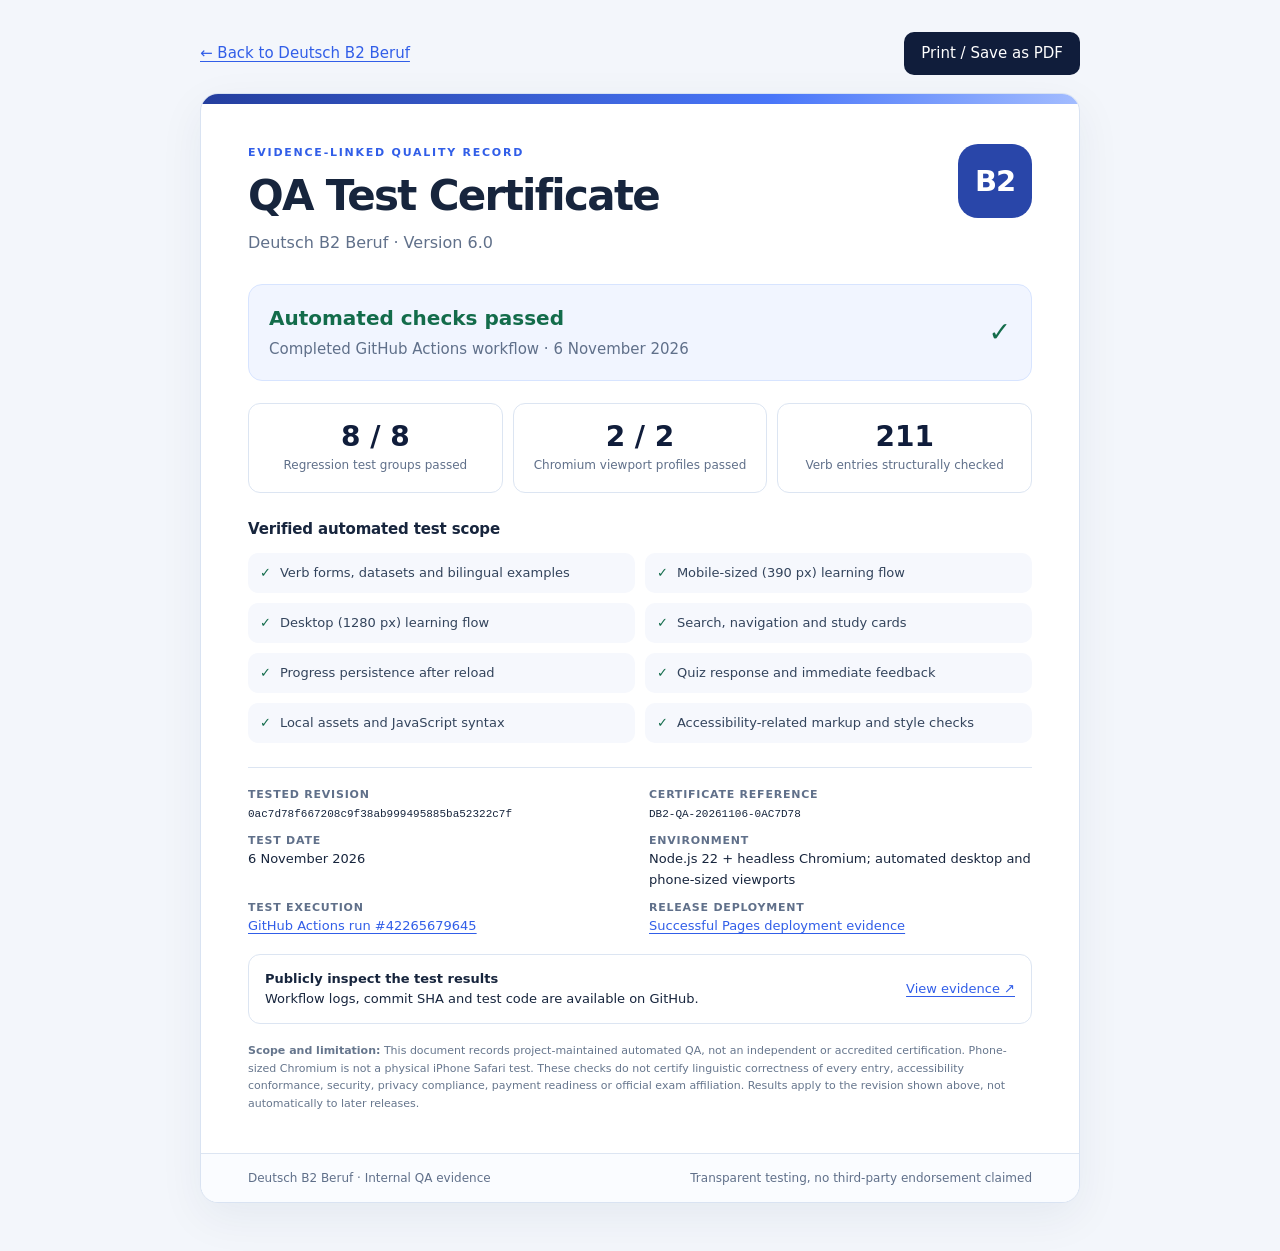
<file: qa-certificate.html>
<!doctype html>
<html lang="en">
<head>
<meta charset="utf-8">
<meta name="viewport" content="width=device-width,initial-scale=1">
<title>QA Test Certificate | Deutsch B2 Beruf v6.0</title>
<meta name="description" content="Transparent, evidence-linked QA test record for Deutsch B2 Beruf version 6.0, November 6 2026.">
<link rel="icon" href="app-icon.svg" type="image/svg+xml">
<style>
:root{color-scheme:light;--navy:#101d3b;--blue:#315ee8;--ink:#17253d;--muted:#60708a;--line:#dce5f2;--soft:#f1f5ff;--green:#136c4b}
*{box-sizing:border-box}
body{margin:0;padding:32px 18px 48px;background:#f3f6fb;color:var(--ink);font:15px/1.55 system-ui,-apple-system,"Segoe UI",sans-serif}
.wrap{max-width:880px;margin:auto}
.toplink{display:flex;justify-content:space-between;gap:14px;align-items:center;margin:0 0 18px;flex-wrap:wrap}
a{color:var(--blue);text-underline-offset:3px}
button{background:var(--navy);color:#fff;border:0;border-radius:10px;padding:10px 17px;font:inherit;cursor:pointer}
button:focus-visible,a:focus-visible{outline:3px solid var(--blue);outline-offset:3px}
.sheet{background:#fff;border-radius:18px;border:1px solid #d9e3f2;box-shadow:0 14px 45px #142a5210;overflow:hidden}
.band{height:10px;background:linear-gradient(90deg,#243e9e,#4976f9 65%,#a2bcff)}
.content{padding:40px 47px}
.kicker{font-size:11px;font-weight:800;letter-spacing:.16em;text-transform:uppercase;color:var(--blue)}
.header{display:flex;justify-content:space-between;align-items:flex-start;gap:24px}
.header h1{font-size:clamp(30px,5vw,42px);line-height:1.1;letter-spacing:-.04em;margin:12px 0}
.subtitle{font-size:16px;color:var(--muted);margin:0}
.icon{width:74px;height:74px;border-radius:20px;background:#2946a9;display:grid;place-items:center;color:white;font-size:29px;letter-spacing:-.04em;font-weight:900;flex:none}
.status{margin:28px 0 22px;background:var(--soft);border:1px solid #d7e4ff;border-radius:14px;padding:18px 20px;display:flex;align-items:center;gap:14px;justify-content:space-between}
.status strong{color:var(--green);font-size:20px;display:block}
.status p{margin:4px 0 0;color:var(--muted)}
.ok{font-size:27px;color:var(--green)}
.stats{display:grid;grid-template-columns:repeat(3,minmax(0,1fr));gap:10px;margin:18px 0 25px}
.stat{border:1px solid var(--line);border-radius:12px;padding:16px 12px;text-align:center}
.stat b{display:block;color:var(--navy);font-size:28px;line-height:1.2}
.stat small{color:var(--muted);font-size:12px}
h2{font-size:15px;letter-spacing:-.01em;margin:25px 0 11px}
.scope{display:grid;grid-template-columns:1fr 1fr;gap:10px}
.scope span{padding:10px 12px;border-radius:10px;background:#f6f8fd;color:#33445c;font-size:13px}
.scope span::before{content:"✓";color:var(--green);font-weight:800;padding-right:9px}
.metadata{display:grid;grid-template-columns:1fr 1fr;gap:9px 18px;margin-top:24px;padding-top:18px;border-top:1px solid var(--line);font-size:13px}
.metadata b{display:block;color:var(--muted);font-size:11px;text-transform:uppercase;letter-spacing:.07em}
code{font-family:ui-monospace,SFMono-Regular,Consolas,monospace;font-size:11px;overflow-wrap:anywhere}
.verify{margin:18px 0;padding:14px 16px;border:1px solid var(--line);border-radius:12px;display:flex;flex-wrap:wrap;gap:8px 18px;align-items:center;justify-content:space-between;font-size:13px}
.verify strong{display:block}
.disclaimer{font-size:11px;color:#66768d;line-height:1.6;margin:16px 0 0}
.footer{padding:15px 47px;background:#fafcff;border-top:1px solid var(--line);color:var(--muted);display:flex;justify-content:space-between;gap:12px;font-size:12px}
@media(max-width:600px){body{padding:10px 8px 30px}.content{padding:24px 19px}.stats{gap:6px}.stat{padding:11px 7px}.stat b{font-size:23px}.scope,.metadata{grid-template-columns:1fr}.header{gap:12px}.icon{width:56px;height:56px;font-size:23px}.footer{padding:14px 19px}.status{padding:14px}}
@media print{body{background:#fff;padding:0;print-color-adjust:exact;-webkit-print-color-adjust:exact}.toplink{display:none}.wrap{max-width:none}.sheet{border:0;border-radius:0;box-shadow:none}.content{padding:31px 40px}.footer{padding:12px 40px}@page{size:A4;margin:11mm}}
</style>
</head>
<body>
<div class="wrap">
  <div class="toplink"><a href="./">← Back to Deutsch B2 Beruf</a><button type="button" onclick="window.print()">Print / Save as PDF</button></div>
  <article class="sheet">
    <div class="band"></div>
    <div class="content">
      <div class="header">
        <div><div class="kicker">Evidence-linked quality record</div><h1>QA Test Certificate</h1><p class="subtitle">Deutsch B2 Beruf · Version 6.0</p></div>
        <div class="icon" aria-hidden="true">B2</div>
      </div>
      <div class="status"><div><strong>Automated checks passed</strong><p>Completed GitHub Actions workflow · 6 November 2026</p></div><span class="ok" aria-hidden="true">✓</span></div>
      <div class="stats">
        <div class="stat"><b>8 / 8</b><small>Regression test groups passed</small></div>
        <div class="stat"><b>2 / 2</b><small>Chromium viewport profiles passed</small></div>
        <div class="stat"><b>211</b><small>Verb entries structurally checked</small></div>
      </div>
      <h2>Verified automated test scope</h2>
      <div class="scope">
        <span>Verb forms, datasets and bilingual examples</span>
        <span>Mobile-sized (390 px) learning flow</span>
        <span>Desktop (1280 px) learning flow</span>
        <span>Search, navigation and study cards</span>
        <span>Progress persistence after reload</span>
        <span>Quiz response and immediate feedback</span>
        <span>Local assets and JavaScript syntax</span>
        <span>Accessibility-related markup and style checks</span>
      </div>
      <div class="metadata">
        <div><b>Tested revision</b><code>0ac7d78f667208c9f38ab999495885ba52322c7f</code></div>
        <div><b>Certificate reference</b><code>DB2-QA-20261106-0AC7D78</code></div>
        <div><b>Test date</b>6 November 2026</div>
        <div><b>Environment</b>Node.js 22 + headless Chromium; automated desktop and phone-sized viewports</div>
        <div><b>Test execution</b><a href="https://github.com/sachinlaad1990-lab/my-b2-german-trainer/actions/runs/42265679645">GitHub Actions run #42265679645</a></div>
        <div><b>Release deployment</b><a href="https://github.com/sachinlaad1990-lab/my-b2-german-trainer/actions/runs/42265679786">Successful Pages deployment evidence</a></div>
      </div>
      <div class="verify"><div><strong>Publicly inspect the test results</strong>Workflow logs, commit SHA and test code are available on GitHub.</div><a href="https://github.com/sachinlaad1990-lab/my-b2-german-trainer/actions/runs/42265679645">View evidence ↗</a></div>
      <p class="disclaimer"><strong>Scope and limitation:</strong> This document records project-maintained automated QA, not an independent or accredited certification. Phone-sized Chromium is not a physical iPhone Safari test. These checks do not certify linguistic correctness of every entry, accessibility conformance, security, privacy compliance, payment readiness or official exam affiliation. Results apply to the revision shown above, not automatically to later releases.</p>
    </div>
    <div class="footer"><span>Deutsch B2 Beruf · Internal QA evidence</span><span>Transparent testing, no third-party endorsement claimed</span></div>
  </article>
</div>
</body>
</html>
</file>
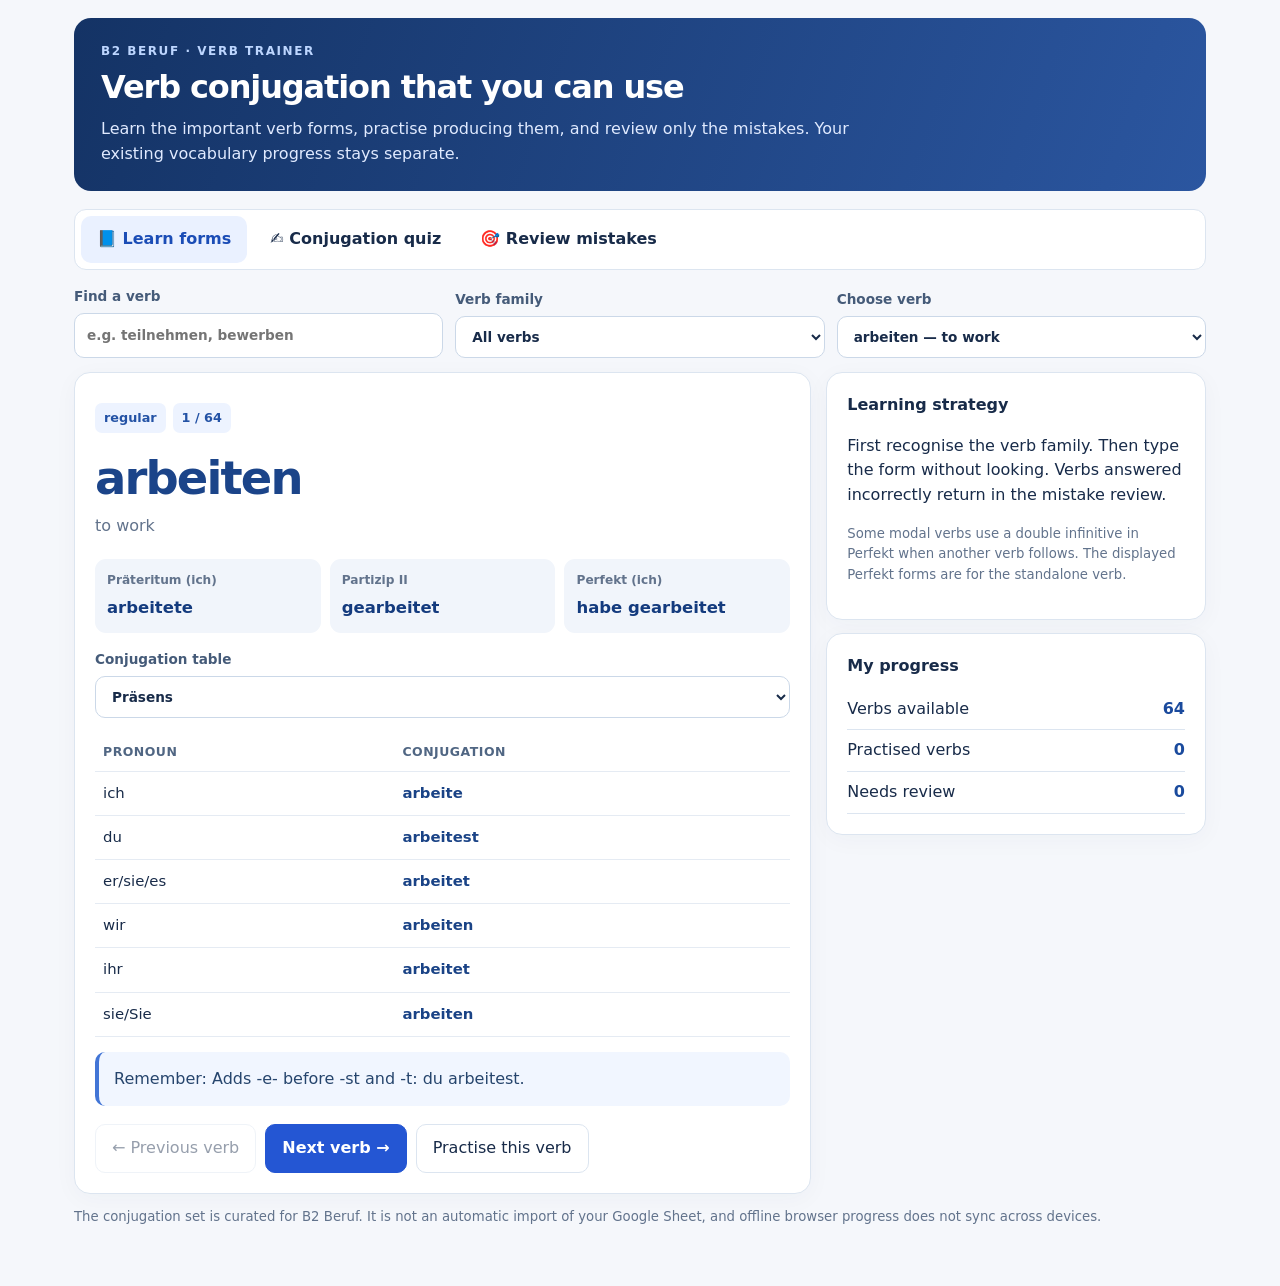
<file: verb-trainer.html>
<!doctype html><html lang="en"><head><meta charset="utf-8"><meta name="viewport" content="width=device-width, initial-scale=1"><title>German B2 · Verb Conjugation Trainer v5.1</title>
<style>
:root{--ink:#182b49;--blue:#2456d3;--bg:#f5f7fb;--muted:#62738c;--line:#dce5f0;--panel:#fff;--green:#10765e;--red:#b53a4c}
*{box-sizing:border-box}body{margin:0;background:var(--bg);color:var(--ink);font:16px/1.55 system-ui,-apple-system,Segoe UI,Arial,sans-serif}
main{max-width:1160px;margin:auto;padding:18px 14px 45px}.hero{background:linear-gradient(110deg,#143365,#2b56a0);border-radius:17px;padding:24px 27px;color:white;margin-bottom:18px}
.hero h1{font-size:clamp(1.4rem,3vw,2rem);letter-spacing:-.035em;margin:2px 0 5px}.hero p{color:#e0eaff;margin:0;max-width:750px}.eyebrow{font-size:.75rem;text-transform:uppercase;letter-spacing:.13em;font-weight:800;color:#bdd6ff}
.tabs{display:flex;gap:7px;overflow-x:auto;scroll-snap-type:x proximity;padding:6px;border:1px solid var(--line);border-radius:12px;background:white;margin-bottom:16px}
button,input,select{font:inherit}button{cursor:pointer;padding:11px 16px;border-radius:10px;border:1px solid var(--line);background:white;color:var(--ink)}
button:disabled{opacity:.45;cursor:not-allowed}.tabs button{white-space:nowrap;border:0;background:transparent;font-weight:750;scroll-snap-align:start}
.tabs button[aria-selected="true"]{background:#eaf1ff;color:#1b4db6}
.primary{background:var(--blue);border-color:var(--blue);color:#fff;font-weight:800}.primary:hover:not(:disabled){background:#1644af}
label{font-size:.85rem;font-weight:740;display:block;color:#455b79}
input,select{padding:11px 12px;border:1px solid #cbd8e8;border-radius:10px;background:white;color:var(--ink);max-width:100%}
input:focus-visible,select:focus-visible,button:focus-visible{outline:3px solid #90b3ff;outline-offset:2px}
.panel{background:white;border:1px solid var(--line);border-radius:16px;padding:20px;box-shadow:0 5px 24px rgba(24,44,80,.035)}
.view{display:none}.view.active{display:block}
.controls{display:flex;gap:12px;flex-wrap:wrap;align-items:end;margin-bottom:14px}.controls>label{flex:1 1 210px}.controls select,.controls input{display:block;width:100%;margin-top:6px}
.lesson{display:grid;grid-template-columns:minmax(0,1.65fr) minmax(225px,.85fr);gap:15px}
.verb-title{font-size:clamp(2rem,4vw,2.9rem);font-weight:850;letter-spacing:-.04em;color:#1b4489;margin:10px 0 0}
.meaning{color:var(--muted);font-size:1rem;margin:0 0 20px}
.pills{display:flex;flex-wrap:wrap;gap:7px;margin:10px 0}.pill{font-size:.8rem;background:#edf3ff;color:#2352a5;padding:5px 9px;border-radius:7px;font-weight:750}
.keyforms{display:grid;grid-template-columns:repeat(3,minmax(0,1fr));gap:9px;margin:16px 0}
.keyform{background:#f1f5fb;border-radius:11px;padding:12px;min-width:0;overflow-wrap:anywhere}
.keyform small{display:block;font-size:.76rem;color:var(--muted);font-weight:750;margin-bottom:5px}.keyform strong{font-size:1.03rem;color:#143b7e}
h2{font-size:1.13rem;margin:6px 0 13px;letter-spacing:-.015em}
table{border-collapse:collapse;width:100%}th,td{text-align:left;border-bottom:1px solid #e5ebf3;padding:10px 8px;font-size:.93rem}th{color:#506683;font-size:.78rem;text-transform:uppercase;letter-spacing:.04em}
td:nth-child(2){font-weight:770;color:#1a4386}
.tip{background:#f1f6ff;border-left:4px solid #4275d6;border-radius:10px;padding:15px;margin:15px 0;color:#26456d}
.note{font-size:.83rem;color:var(--muted)}
.pager{display:flex;gap:9px;flex-wrap:wrap;margin-top:18px}
.side .panel{margin-bottom:13px}.side h3{margin:0 0 10px;font-size:1rem}
.progress-row{display:flex;justify-content:space-between;gap:12px;padding:8px 0;border-bottom:1px solid var(--line)}.progress-row b{color:#1a4a9d}
.quizcard{max-width:690px;margin:auto}
.quizword{text-align:center;font-size:clamp(1.8rem,5vw,3.2rem);font-weight:850;color:#183b7b;letter-spacing:-.035em;margin:16px 0 3px}
.quizline{text-align:center;color:#586982;font-size:1.05rem;margin-bottom:23px}
.quizcard form{display:flex;flex-wrap:wrap;gap:10px;align-items:center}
.quizcard input{flex:1 1 200px;font-size:1.15rem}
.feedback{border-radius:11px;margin:15px 0;padding:14px;line-height:1.55}
.feedback.good{background:#e5f6ef;color:#07583d;border:1px solid #b9e0d0}
.feedback.bad{background:#fff0f1;color:#963047;border:1px solid #efc2cd}
.feedback strong{font-size:1.1rem}
.quiznav{display:flex;gap:10px;align-items:center;justify-content:space-between;flex-wrap:wrap;margin-top:18px}
.counter{font-size:.79rem;color:var(--muted);font-weight:750}
.review-list{display:grid;gap:8px}.review-item{display:flex;gap:10px;align-items:center;justify-content:space-between;padding:11px 13px;border:1px solid var(--line);border-radius:10px;background:white}
.review-item strong{font-size:.98rem}.review-item small{color:var(--muted)}.review-item button{padding:7px 12px;font-size:.85rem}
.muted{color:var(--muted)}.empty{background:#f6f8fc;padding:23px;border-radius:10px;color:var(--muted);text-align:center}
@media(max-width:800px){.lesson{grid-template-columns:1fr}.keyforms{grid-template-columns:1fr}.hero{padding:19px}.panel{padding:15px}.quizcard form button{flex:1}.quiznav button{flex:1}}
</style></head><body><main>
<header class="hero"><div class="eyebrow">B2 BERUF · VERB TRAINER</div><h1>Verb conjugation that you can use</h1><p>Learn the important verb forms, practise producing them, and review only the mistakes. Your existing vocabulary progress stays separate.</p></header>
<nav class="tabs" aria-label="Verb trainer sections"><button type="button" data-tab="learn" aria-selected="true">📘 Learn forms</button><button type="button" data-tab="practice" aria-selected="false">✍️ Conjugation quiz</button><button type="button" data-tab="mistakes" aria-selected="false">🎯 Review mistakes</button></nav>
<section class="view active" id="learn" aria-label="Learn verb conjugation"><div class="controls"><label>Find a verb<input id="search" type="search" placeholder="e.g. teilnehmen, bewerben"></label><label>Verb family<select id="family"><option value="all">All verbs</option><option value="regular">Regular</option><option value="irregular">Strong / irregular</option><option value="separable">Separable</option><option value="modal">Modal verbs</option></select></label><label>Choose verb<select id="verbChoice"></select></label></div>
<div class="lesson"><div class="panel"><div class="pills"><span class="pill" id="type"></span><span class="pill" id="index"></span></div><div class="verb-title" id="word"></div><p class="meaning" id="meaning"></p>
<div class="keyforms"><div class="keyform"><small>Präteritum (ich)</small><strong id="simplePast"></strong></div><div class="keyform"><small>Partizip II</small><strong id="participle"></strong></div><div class="keyform"><small>Perfekt (ich)</small><strong id="perfect"></strong></div></div>
<div class="controls"><label>Conjugation table<select id="tableTense"><option value="present">Präsens</option><option value="past">Präteritum</option><option value="perfect">Perfekt</option><option value="k2">Konjunktiv II</option></select></label></div><table><thead><tr><th>Pronoun</th><th>Conjugation</th></tr></thead><tbody id="forms"></tbody></table>
<div class="tip" id="tip"></div><div class="pager"><button id="prev" type="button">← Previous verb</button><button id="next" type="button" class="primary">Next verb →</button><button id="quizThis" type="button">Practise this verb</button></div></div>
<div class="side"><div class="panel"><h3>Learning strategy</h3><p>First recognise the verb family. Then type the form without looking. Verbs answered incorrectly return in the mistake review.</p><p class="note">Some modal verbs use a double infinitive in Perfekt when another verb follows. The displayed Perfekt forms are for the standalone verb.</p></div><div class="panel"><h3>My progress</h3><div class="progress-row"><span>Verbs available</span><b id="total">0</b></div><div class="progress-row"><span>Practised verbs</span><b id="practiced">0</b></div><div class="progress-row"><span>Needs review</span><b id="needsReview">0</b></div></div></div></div></section>
<section class="view" id="practice"><div class="panel quizcard"><h2>Practice without hints</h2><div class="controls"><label>Question set<select id="quizScope"><option value="all">All important verbs</option><option value="regular">Regular verbs</option><option value="irregular">Irregular / strong verbs</option><option value="separable">Separable verbs</option><option value="modal">Modal verbs</option><option value="mistakes">My mistakes</option></select></label><label>Tense<select id="quizTense"><option value="mixed">Mixed tenses</option><option value="present">Präsens</option><option value="past">Präteritum</option><option value="perfect">Perfekt</option><option value="k2">Konjunktiv II</option></select></label></div>
<div class="counter" id="quizProgress">Ready when you are</div><div class="quizword" id="quizWord"></div><p class="quizline" id="quizPrompt"></p><form id="answerForm"><input id="answer" autocomplete="off" autocapitalize="none" spellcheck="false" aria-label="Type the conjugated verb" placeholder="Type the verb form"><button class="primary" id="check" type="submit">Check answer</button></form><div id="feedback" role="status" aria-live="polite"></div><div class="quiznav"><button id="startQuiz" type="button">New round</button><button id="skip" type="button">Skip</button><button id="nextQuestion" class="primary" type="button" disabled>Next question →</button></div><p class="note">Each round contains up to 10 varied questions. Wrong answers are saved in your browser for targeted review; your original word status is not changed.</p></div></section>
<section class="view" id="mistakes"><div class="panel"><h2>🎯 My verb mistakes</h2><p class="muted">Review verbs you answered incorrectly. A correct answer removes the verb from this list.</p><div class="review-list" id="mistakeList"></div></div></section>
<p class="note">The conjugation set is curated for B2 Beruf. It is not an automatic import of your Google Sheet, and offline browser progress does not sync across devices.</p></main><script src="verb-data-v51.js?v=5.1.0"></script><script>
(()=>{
"use strict";
const data=window.B2_VERBS||[],pronouns=["ich","du","er/sie/es","wir","ihr","sie/Sie"],storeKey="b2VerbTrainerV51";
let state={seen:{},wrong:{},right:0,total:0},current=0,round=[],position=0,locked=false;
try{const saved=JSON.parse(localStorage.getItem(storeKey)||"null");if(saved?.seen&&saved?.wrong)state={...state,...saved}}catch(e){}
const $=id=>document.getElementById(id);
const escape=s=>String(s??"").replace(/[&<>"']/g,m=>({"&":"&amp;","<":"&lt;",">":"&gt;",'"':"&quot;","'":"&#39;"}[m]));
const normalized=s=>String(s||"").trim().normalize("NFC").toLocaleLowerCase("de-DE").replace(/\s+/g," ");
const save=()=>{try{localStorage.setItem(storeKey,JSON.stringify(state))}catch(e){}};
function form(v,tense,index){
 if(tense==="present")return v[3][index];
 if(tense==="perfect"){
  const aux=(v[6]==="sein"?["bin","bist","ist","sind","seid","sind"]:["habe","hast","hat","haben","habt","haben"])[index];
  return aux+" "+v[5];
 }
 const original=tense==="past"?v[4]:v[7];
 let base=original,particle="";
 // Keep separable prefix particle at the end: nahm teil -> nahmst teil.
 if(v[2]==="separable"&&original.includes(" ")){const x=original.split(" ");particle=" "+x.slice(1).join(" ");base=x[0]}
 const regular=base.endsWith("te")&&(v[2]==="regular"||v[2]==="modal"||tense==="k2"&&v[7]===v[4]||["wurde","hatte","wollte","sollte"].includes(base));
 let result;
 if(regular){const stem=base.slice(0,-2);const ends=["te","test","te","ten","tet","ten"];result=stem+ends[index]}
 else if(base.endsWith("e")){const stem=base.slice(0,-1);const ends=["e","est","e","en","et","en"];result=stem+ends[index]}
 else {const ends=["","st","","en","t","en"];result=base+ends[index]; if(index===1&&/(s|ß|z|x)$/.test(base))result=base+"t"}
 return result+particle;
}
const names={present:"Präsens",past:"Präteritum",perfect:"Perfekt",k2:"Konjunktiv II"};
function selectTab(tab){document.querySelectorAll(".tabs button").forEach(b=>b.setAttribute("aria-selected",String(b.dataset.tab===tab)));document.querySelectorAll(".view").forEach(v=>v.classList.toggle("active",v.id===tab));if(tab==="mistakes")renderMistakes()}
document.querySelectorAll(".tabs button").forEach(b=>b.onclick=()=>selectTab(b.dataset.tab));
const shown=()=>{
 const search=normalized($("search").value),family=$("family").value;
 return data.map((v,i)=>({v,i})).filter(({v})=>(family==="all"||v[2]===family)&&(normalized(v[0]).includes(search)||normalized(v[1]).includes(search)));
};
function fillSelector(){
 const matched=shown();
 const sel=$("verbChoice");
 sel.innerHTML=matched.length?matched.map(({v,i})=>'<option value="'+i+'">'+escape(v[0])+" — "+escape(v[1])+"</option>").join(""):'<option>No matches</option>';
 if(!matched.some(({i})=>i===current))current=matched[0]?.i??0;
 sel.value=String(current);
 renderLearn();
}
function renderLearn(){
 const v=data[current];if(!v)return;
 $("word").textContent=v[0];$("meaning").textContent=v[1];$("type").textContent=v[2];$("index").textContent=(current+1)+" / "+data.length;
 $("simplePast").textContent=v[4];$("participle").textContent=v[5];$("perfect").textContent=form(v,"perfect",0);
 $("tip").textContent="Remember: "+v[8];
 $("forms").innerHTML=pronouns.map((p,i)=>'<tr><td>'+p+"</td><td>"+escape(form(v,$("tableTense").value,i))+"</td></tr>").join("");
 $("prev").disabled=current===0;$("next").disabled=current===data.length-1;
 $("total").textContent=data.length;$("practiced").textContent=Object.keys(state.seen).length;$("needsReview").textContent=Object.keys(state.wrong).length;
}
$("search").oninput=fillSelector;$("family").onchange=fillSelector;$("verbChoice").onchange=e=>{current=Number(e.target.value)||0;renderLearn()};
$("tableTense").onchange=renderLearn;
$("prev").onclick=()=>{current=Math.max(0,current-1);$("search").value="";$("family").value="all";fillSelector()};
$("next").onclick=()=>{current=Math.min(data.length-1,current+1);$("search").value="";$("family").value="all";fillSelector()};
$("quizThis").onclick=()=>{$("quizScope").value="all";selectTab("practice");startQuiz([current])};
function eligible(){
 const scope=$("quizScope").value;
 return data.map((v,i)=>i).filter(i=>scope==="all"||scope==="mistakes"&&state.wrong[data[i][0]]||data[i][2]===scope);
}
const tenses=["present","past","perfect","k2"];
function startQuiz(override){
 const ids=override||eligible();round=[];position=0;locked=false;
 if(!ids.length){$("quizWord").textContent="No verbs in this set";$("quizPrompt").textContent="Try a different question set.";return}
 // Round-robin verb coverage; shuffle words using browser random without modifying decks.
 const pool=ids.slice();for(let i=pool.length-1;i>0;i--){const j=Math.floor(Math.random()*(i+1));[pool[i],pool[j]]=[pool[j],pool[i]]}
 const picked=override?Array.from({length:Math.min(10,ids.length*4)},(_,i)=>ids[i%ids.length]):pool.slice(0,10);
 round=picked.map((id,i)=>({id,tense:$("quizTense").value==="mixed"?tenses[(i+Math.floor(Math.random()*4))%4]:$("quizTense").value,pronoun:Math.floor(Math.random()*6)}));
 renderQuestion();
}
function renderQuestion(){
 const q=round[position];locked=false;$("feedback").innerHTML="";
 $("nextQuestion").disabled=true;$("check").disabled=!q;$("answer").disabled=!q;
 if(!q){$("quizWord").textContent="Round complete";$("quizPrompt").textContent="Choose New round to continue.";return}
 const v=data[q.id];$("quizProgress").textContent="Question "+(position+1)+" / "+round.length;
 $("quizWord").textContent=v[0];$("quizPrompt").textContent=v[1]+" · "+names[q.tense]+" · "+pronouns[q.pronoun];
 $("answer").value="";$("answer").focus();
}
$("answerForm").onsubmit=e=>{
 e.preventDefault();if(locked||!round[position])return;
 const q=round[position],v=data[q.id],expected=form(v,q.tense,q.pronoun);
 const right=normalized($("answer").value)===normalized(expected);
 locked=true;state.seen[v[0]]=(state.seen[v[0]]||0)+1;state.total++;
 if(right){state.right++;delete state.wrong[v[0]]}else state.wrong[v[0]]=(state.wrong[v[0]]||0)+1;
 save();renderLearn();
 $("feedback").innerHTML='<div class="feedback '+(right?"good":"bad")+'"><strong>'+(right?"✓ Correct!":"↩ Not quite")+'</strong><p>Correct answer: <strong>'+escape(expected)+'</strong></p><p>'+escape(v[8])+"</p></div>";
 $("check").disabled=true;$("nextQuestion").disabled=false;
};
$("nextQuestion").onclick=()=>{if(position<round.length-1){position++;renderQuestion()}else{round=[];renderQuestion()}};
$("skip").onclick=()=>{if(!round.length)return;if(position<round.length-1){position++;renderQuestion()}else{round=[];renderQuestion()}};
$("startQuiz").onclick=()=>startQuiz();
function renderMistakes(){
 const ids=data.map((v,i)=>i).filter(i=>state.wrong[data[i][0]]);
 $("mistakeList").innerHTML=ids.length?ids.map(i=>{const v=data[i];return '<div class="review-item"><div><strong>'+escape(v[0])+'</strong><div><small>'+escape(v[1])+' · '+state.wrong[v[0]]+' incorrect answer(s)</small></div></div><button type="button" data-i="'+i+'">Practise →</button></div>'}).join(""):'<div class="empty">No saved mistakes. Start a conjugation quiz to build your targeted review list.</div>';
 document.querySelectorAll("#mistakeList button").forEach(b=>b.onclick=()=>{selectTab("practice");startQuiz([Number(b.dataset.i)])});
}
fillSelector();selectTab("learn");
})();
</script>
<script>(function(){const f=()=>{if(window.parent===window)return;window.parent.postMessage({type:"b2-verb-height",height:Math.max(document.documentElement.scrollHeight,document.body.scrollHeight)},"*")};if(typeof ResizeObserver!=="undefined")new ResizeObserver(f).observe(document.body);window.addEventListener("load",f)})();</script>
</body></html>
</file>
<file: swipe-navigation-v44.css>
/* Version 4.4 touch navigation affordances */
.swipe-sr-only{position:absolute!important;width:1px!important;height:1px!important;padding:0!important;margin:-1px!important;overflow:hidden!important;clip:rect(0,0,0,0)!important;white-space:nowrap!important;border:0!important}
@media (pointer:coarse){
  #wordList,#flashcards .panel.flash,#verbTrainer .vt-card:not(.vt-mcq),#bhWorkspace,#v4PhraseCard,#browse,#quizCard{touch-action:pan-y}
  #wordList::before,#bhWorkspace::before,#v4PhraseCard::before,#browse .panel::before{
    content:"↔ Swipe left or right to navigate";
    display:block;font-size:.79rem;line-height:1.35;color:var(--muted,#657087);
    font-weight:600;letter-spacing:.005em;margin:0 0 12px;
  }
  #flashcards .panel.flash::before{
    content:"← Need practice     ·     Learned →";
    display:block;font-size:.79rem;line-height:1.35;color:var(--muted,#657087);
    font-weight:600;margin:0 0 12px;
  }
  #verbTrainer .vt-swipe-hint{display:block;text-align:center;font-size:.83rem;color:var(--muted,#657087);margin:7px 0 1px;font-weight:650}
  #quizCard::before{
    content:"← Swipe left after answering to continue";
    display:block;font-size:.79rem;line-height:1.35;color:var(--muted,#657087);
    font-weight:600;margin-bottom:9px;
  }
  #wordList .word button,#bhWorkspace button,#v4PhraseCard button{touch-action:manipulation}
  #bhWorkspace .bh-table-scroll,#bhWorkspace table,#browse .article-memory{touch-action:auto}
}

/* Rated swipe cards: subtle directional motion, with accessible button alternatives. */
#verbTrainer .vt-swipe-hint{display:none}
#verbTrainer .vt-swipe-actions{display:grid;grid-template-columns:1fr 1fr;gap:9px;margin:11px 0}
#verbTrainer #vtNeedPractice{border-color:color-mix(in srgb,var(--bad,#b42318) 38%,var(--line,#dce5ef));color:var(--bad,#b42318)}
#verbTrainer #vtSwipeLearned{background:var(--good,#147d54)!important;border-color:var(--good,#147d54)!important;color:#fff!important}
html[data-study-swipe="left"] #verbTrainer .vt-card,html[data-study-swipe="left"] #flashcards .flash{animation:studyCardFromRight .26s ease both}
html[data-study-swipe="right"] #verbTrainer .vt-card,html[data-study-swipe="right"] #flashcards .flash{animation:studyCardFromLeft .26s ease both}
@keyframes studyCardFromRight{from{opacity:.65;transform:translateX(18px)}to{opacity:1;transform:translateX(0)}}
@keyframes studyCardFromLeft{from{opacity:.65;transform:translateX(-18px)}to{opacity:1;transform:translateX(0)}}
@media(prefers-reduced-motion:reduce){html[data-study-swipe] #verbTrainer .vt-card,html[data-study-swipe] #flashcards .flash{animation:none!important}}

/* v6.5 — true swipe-away. Move, tilt and fall BEFORE the next card replaces it. */
#flashcards .panel.flash,#verbTrainer .vt-card:not(.vt-mcq){
  transform-origin:50% 85%;
  backface-visibility:hidden;
  -webkit-backface-visibility:hidden;
}
#flashcards .panel.flash.swipe-card-dragging,#verbTrainer .vt-card.swipe-card-dragging{
  transition:none!important;
  will-change:transform,opacity;
}
#flashcards .panel.flash.swipe-card-fall-left,#verbTrainer .vt-card.swipe-card-fall-left{
  animation:swipeCardFallLeft .32s cubic-bezier(.34,.04,.76,.47) both!important;
  pointer-events:none;
  will-change:transform,opacity;
}
#flashcards .panel.flash.swipe-card-fall-right,#verbTrainer .vt-card.swipe-card-fall-right{
  animation:swipeCardFallRight .32s cubic-bezier(.34,.04,.76,.47) both!important;
  pointer-events:none;
  will-change:transform,opacity;
}
@keyframes swipeCardFallLeft{
  0%{transform:translate3d(0,0,0) rotate(0deg) scale(1);opacity:1}
  35%{transform:translate3d(-21%,0,0) rotate(-8deg) scale(.99);opacity:1}
  100%{transform:translate3d(-125%,108px,0) rotate(-28deg) scale(.9);opacity:0}
}
@keyframes swipeCardFallRight{
  0%{transform:translate3d(0,0,0) rotate(0deg) scale(1);opacity:1}
  35%{transform:translate3d(21%,0,0) rotate(8deg) scale(.99);opacity:1}
  100%{transform:translate3d(125%,108px,0) rotate(28deg) scale(.9);opacity:0}
}
@media(prefers-reduced-motion:reduce){
  #flashcards .panel.flash.swipe-card-fall-left,#verbTrainer .vt-card.swipe-card-fall-left,
  #flashcards .panel.flash.swipe-card-fall-right,#verbTrainer .vt-card.swipe-card-fall-right{
    animation:none!important;
    will-change:auto!important;
  }
}
</file>
<file: article-pro-visual-v50.css>
/* Article Trainer Pro Visual System v5.0
   The grammar rule is the hero, examples support it, exceptions stand apart. */
:root{
 --ink:#152a48;--muted:#64748b;--bg:#f4f6fa;--panel:#fff;
 --line:#dbe3ed;--blue:#2456d3;--accent:#2456d3;
 --accentSoft:#edf3ff;--green:#087d61;--rose:#ae344f;
}
body{line-height:1.56}
.wrap{max-width:1130px;padding-top:14px}
.hero{background:linear-gradient(120deg,#132e61 0%,#244d95 100%);color:#fff;border:0;border-radius:19px;box-shadow:0 10px 25px rgba(25,49,99,.12);padding:24px 27px;margin-bottom:13px}
.hero .eyebrow{color:#bed6ff;letter-spacing:.11em;font-weight:800;font-size:.7rem}
.hero h1{letter-spacing:-.035em;color:#fff;font-weight:850;font-size:clamp(1.45rem,3vw,2rem)}
.hero p{color:#e4ecfc;max-width:780px;font-size:.94rem}
.hero .tag{background:#ffffff1d;color:#f2f7ff;border:1px solid #ffffff38;font-weight:680}
.tabs{padding:5px;background:#fff;border:1px solid var(--line);border-radius:13px;gap:5px;margin-bottom:15px;box-shadow:0 2px 9px rgba(26,46,82,.03)}
.tabs .tab{border:1px solid transparent;background:transparent;color:#52647f;font-weight:740;letter-spacing:-.01em}
.tabs .tab.active{background:#e9f0ff;color:#1949aa;border:1px solid #cdddff;box-shadow:none;font-weight:820}
.tabs .tab:hover{background:#f1f5fc}
.rule-first-intro{background:#fff;border:1px solid #dae4f1;border-left:5px solid #2456d3;border-radius:13px;padding:16px 20px}
.rule-first-intro>strong{display:block;font-size:1.1rem;letter-spacing:-.015em;color:#163a78}
.rule-first-intro p{margin-top:7px}
.rule-first-meta{display:inline-flex;align-items:center;background:#eef5ff;border:1px solid #d6e5fe;border-radius:8px;padding:6px 10px;color:#2354b1;font-size:.8rem;font-weight:780}
.rule-first-layout{grid-template-columns:minmax(185px,.8fr) minmax(0,2.4fr);gap:16px}
.rule-first-topics{gap:7px}
.rule-topic{border:1px solid #e2e9f2;background:#fff;color:#455b77;border-radius:12px;box-shadow:none;padding:12px 13px}
.rule-topic strong{font-size:.86rem;color:#36516e;font-weight:720;line-height:1.35}
.rule-topic span{color:#77879b;font-size:.75rem}
.rule-topic.chosen{background:#eaf1ff;border:1.5px solid #7198ea;box-shadow:inset 3px 0 0 #2456d3}
.rule-topic.chosen strong{color:#1645a5}
.rule-unit{border:1px solid #dce5f2;background:#fff;border-radius:18px;box-shadow:0 10px 28px rgba(25,48,87,.055);padding:26px}
.rule-kicker{font-size:.73rem;letter-spacing:.11em;color:#3565ca;font-weight:850}
.rule-unit h2{font-size:clamp(1.3rem,2.5vw,1.75rem);line-height:1.25;letter-spacing:-.03em;color:#17325b;margin:10px 0 18px}
.rule-core{padding:19px 21px;border:1px solid #b9cef8;border-left:5px solid #2456d3;background:linear-gradient(105deg,#eaf2ff 0%,#f6f9ff 100%);border-radius:13px;margin:17px 0}
.rule-core strong{font-size:.74rem;letter-spacing:.1em;text-transform:uppercase;color:#2359bb;font-weight:850}
.rule-core p{font-size:clamp(1.05rem,2.5vw,1.24rem);font-weight:780;line-height:1.5;color:#13386f;margin:9px 0 0}
.rule-two{margin:21px 0;gap:16px}
.rule-two>div{border:1px solid #e1e8f1;border-radius:12px;padding:14px 16px}
.rule-two>div:first-child{background:#f8fbff;border-color:#d8e6fb}
.rule-two>div:nth-child(2){background:#fffaf5;border-color:#f2dec7}
.rule-two h3{font-size:.83rem;color:#36557a;margin-bottom:8px;font-weight:790}
.rule-two>div:nth-child(2) h3{color:#9a5719}
.rule-example{gap:8px;font-size:.9rem;padding:10px 2px;border-color:#e7ebf1}
.rule-example strong{font-weight:780;color:#203d67}
.rule-two>div:nth-child(2) .rule-example strong{color:#8c521e}
.rule-example span{font-size:.78rem}
.rule-why{border-radius:10px;padding:10px 12px;background:#f7f8fa;border-left:3px solid #9baac0;font-size:.86rem;color:#596c84;margin:15px 0}
#ruleStart{width:100%;max-width:480px;padding:14px 20px;font-size:1.01rem;font-weight:800;box-shadow:0 6px 18px rgba(36,86,211,.15)}
.rule-prompt{text-align:center;color:#60728a;font-size:.95rem}
.rule-target{font-size:clamp(2rem,5vw,3.25rem)!important;line-height:1.12;letter-spacing:-.04em;margin:24px 0 7px!important;color:#102d5d;font-weight:850}
.rule-meaning{font-size:1.03rem;font-weight:580;color:#64748b;margin-bottom:24px}
.rule-answers{gap:12px;margin:20px 0}
.rule-answers button{font-size:1.2rem;font-weight:850;min-height:60px;border:1.5px solid #c8d5e8;background:#f8fbff;color:#213d66;border-radius:12px}
.rule-answers button:hover:not(:disabled){border-color:#2456d3;background:#eaf1ff}
.rule-answers button.correct{border-color:#0b8a64!important;background:#e1f6eb!important;color:#09664d!important}
.rule-answers button.wrong{border-color:#bb4a57!important;background:#fdebf0!important;color:#9e273a!important}
.rule-feedback{background:#e5f5ee;border:1px solid #b3dfcf;border-radius:9px;color:#0e6b52;font-weight:800;padding:11px 14px;margin:18px 0 10px}
#ruleAnswerFeedback .small{line-height:1.58}
.rule-result{font-size:2.65rem;color:#2456d3;letter-spacing:-.04em}
.rule-errors{background:#fff3ec;border:1px solid #f4d6c4;color:#7e431b}
.rule-actions{margin-top:20px}
.rule-actions button{min-height:47px}
.article-focus-stats{border-color:#dfe6f0}
.article-focus-stats>summary{color:#516783;font-weight:680}
.article-deck-details{border-color:#e2e8f0}
.article-deck-details>summary{font-size:.86rem}
button.primary,.primary{background:#2456d3;border-color:#2456d3;color:#fff;font-weight:760}
button.primary:hover,.primary:hover{background:#1749c1}
button:focus-visible,summary:focus-visible,input:focus-visible,select:focus-visible{outline:3px solid #5c93ee;outline-offset:2px}
@media(max-width:760px){
 .wrap{padding:10px 11px 30px}
 .hero{padding:19px 17px;border-radius:14px}
 .hero .tag{margin-top:10px}
 .tabs{display:flex;overflow-x:auto;scroll-snap-type:x proximity}
 .tabs .tab{flex:0 0 auto;min-width:145px;scroll-snap-align:start;white-space:nowrap}
 .rule-first-intro{padding:12px 14px}
 .rule-first-layout{grid-template-columns:1fr}
 .rule-first-topics{display:flex;overflow-x:auto;gap:7px}
 .rule-topic{min-width:190px;flex:0 0 auto}
 .rule-unit{padding:18px 15px;border-radius:12px}
 .rule-core{padding:15px}
 .rule-two{grid-template-columns:1fr;gap:9px}
 .rule-answers button{min-height:58px}
 .rule-target{font-size:2.45rem!important}
}
@media(prefers-reduced-motion:reduce){*,*:before,*:after{transition:none!important}}
</file>
